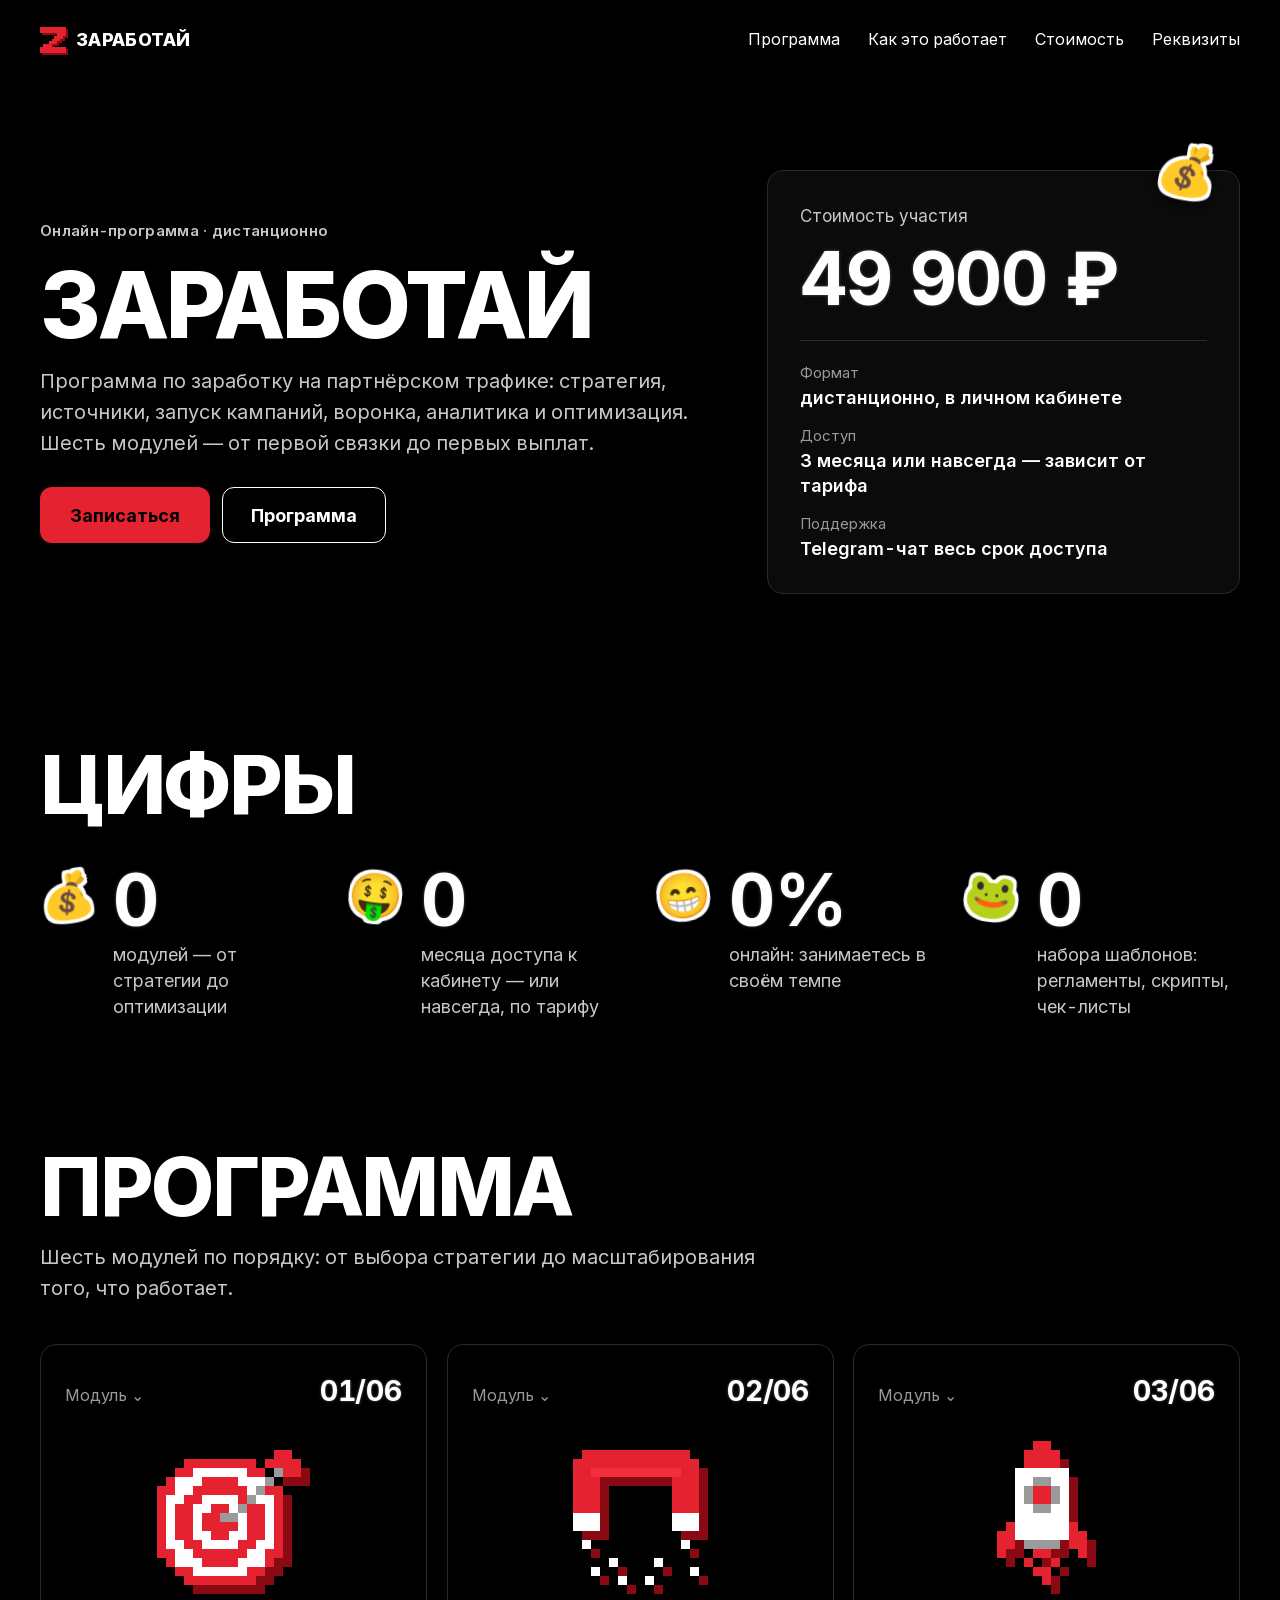
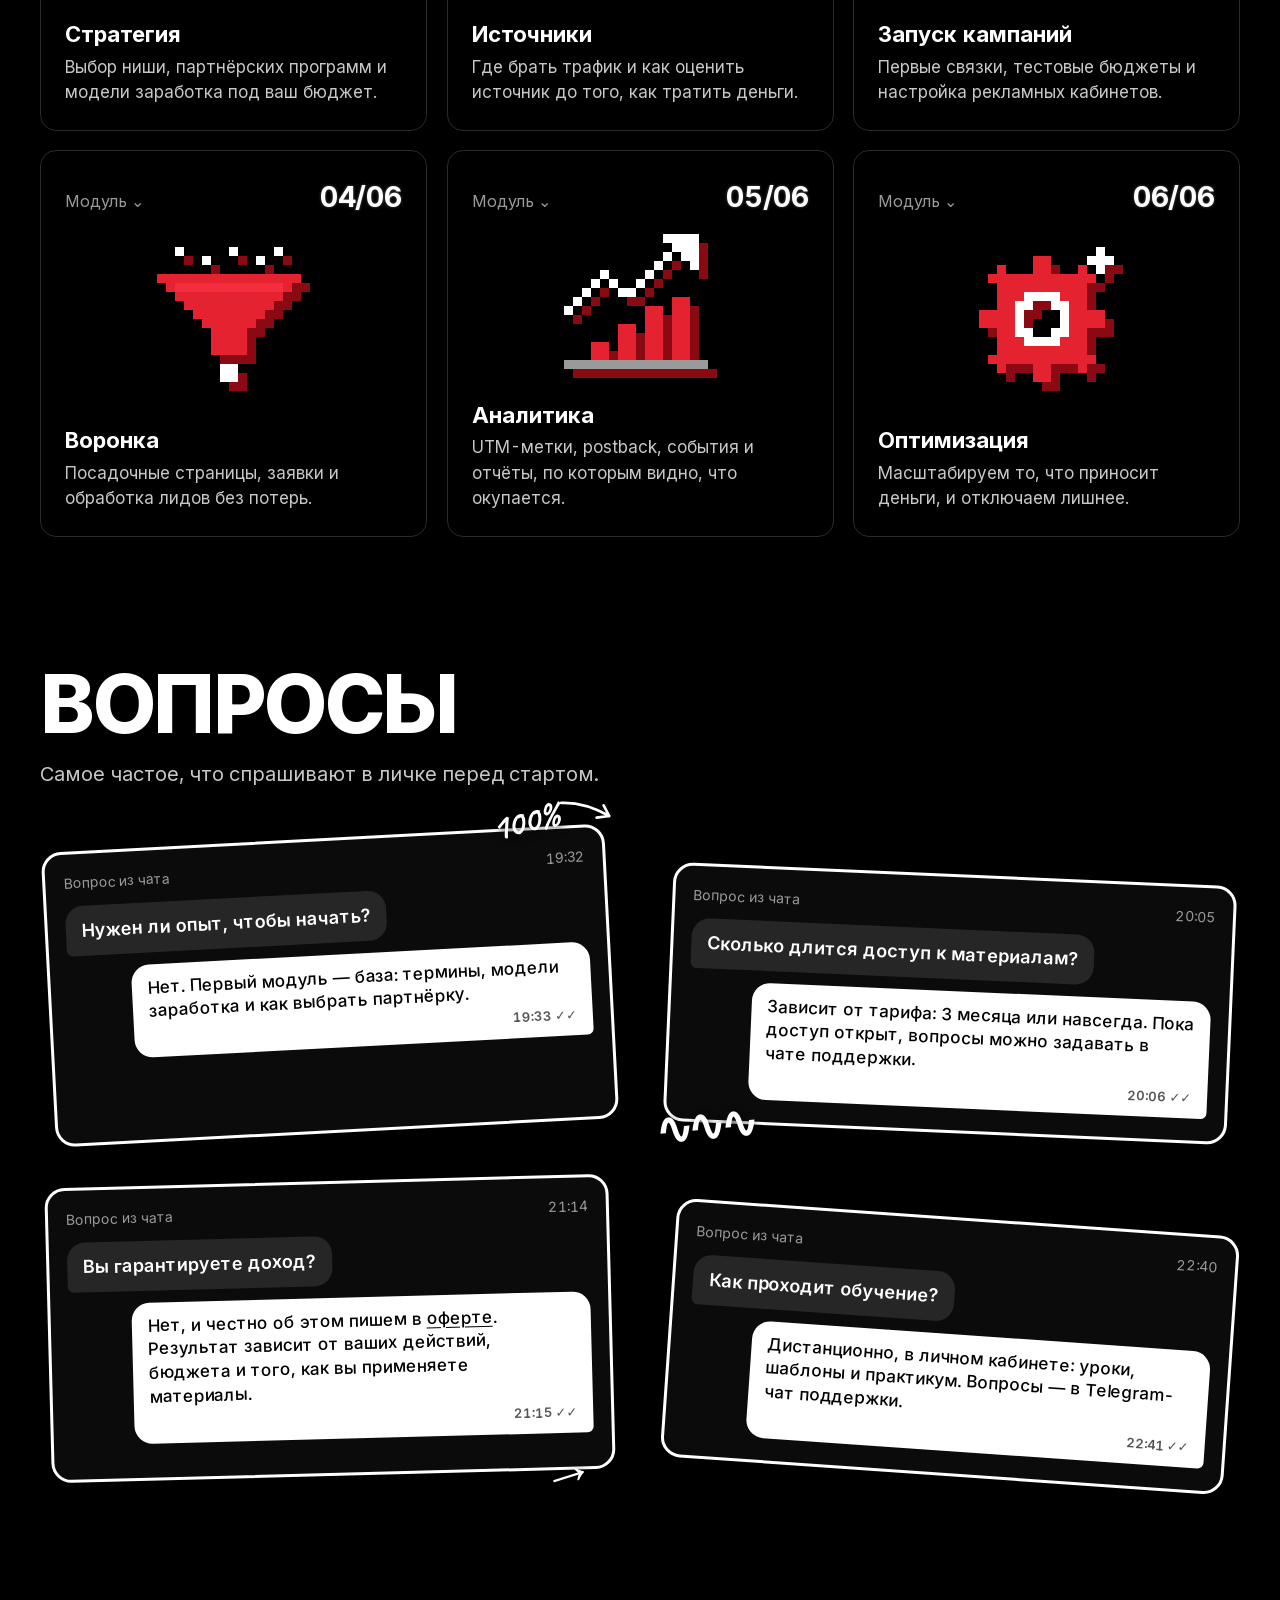
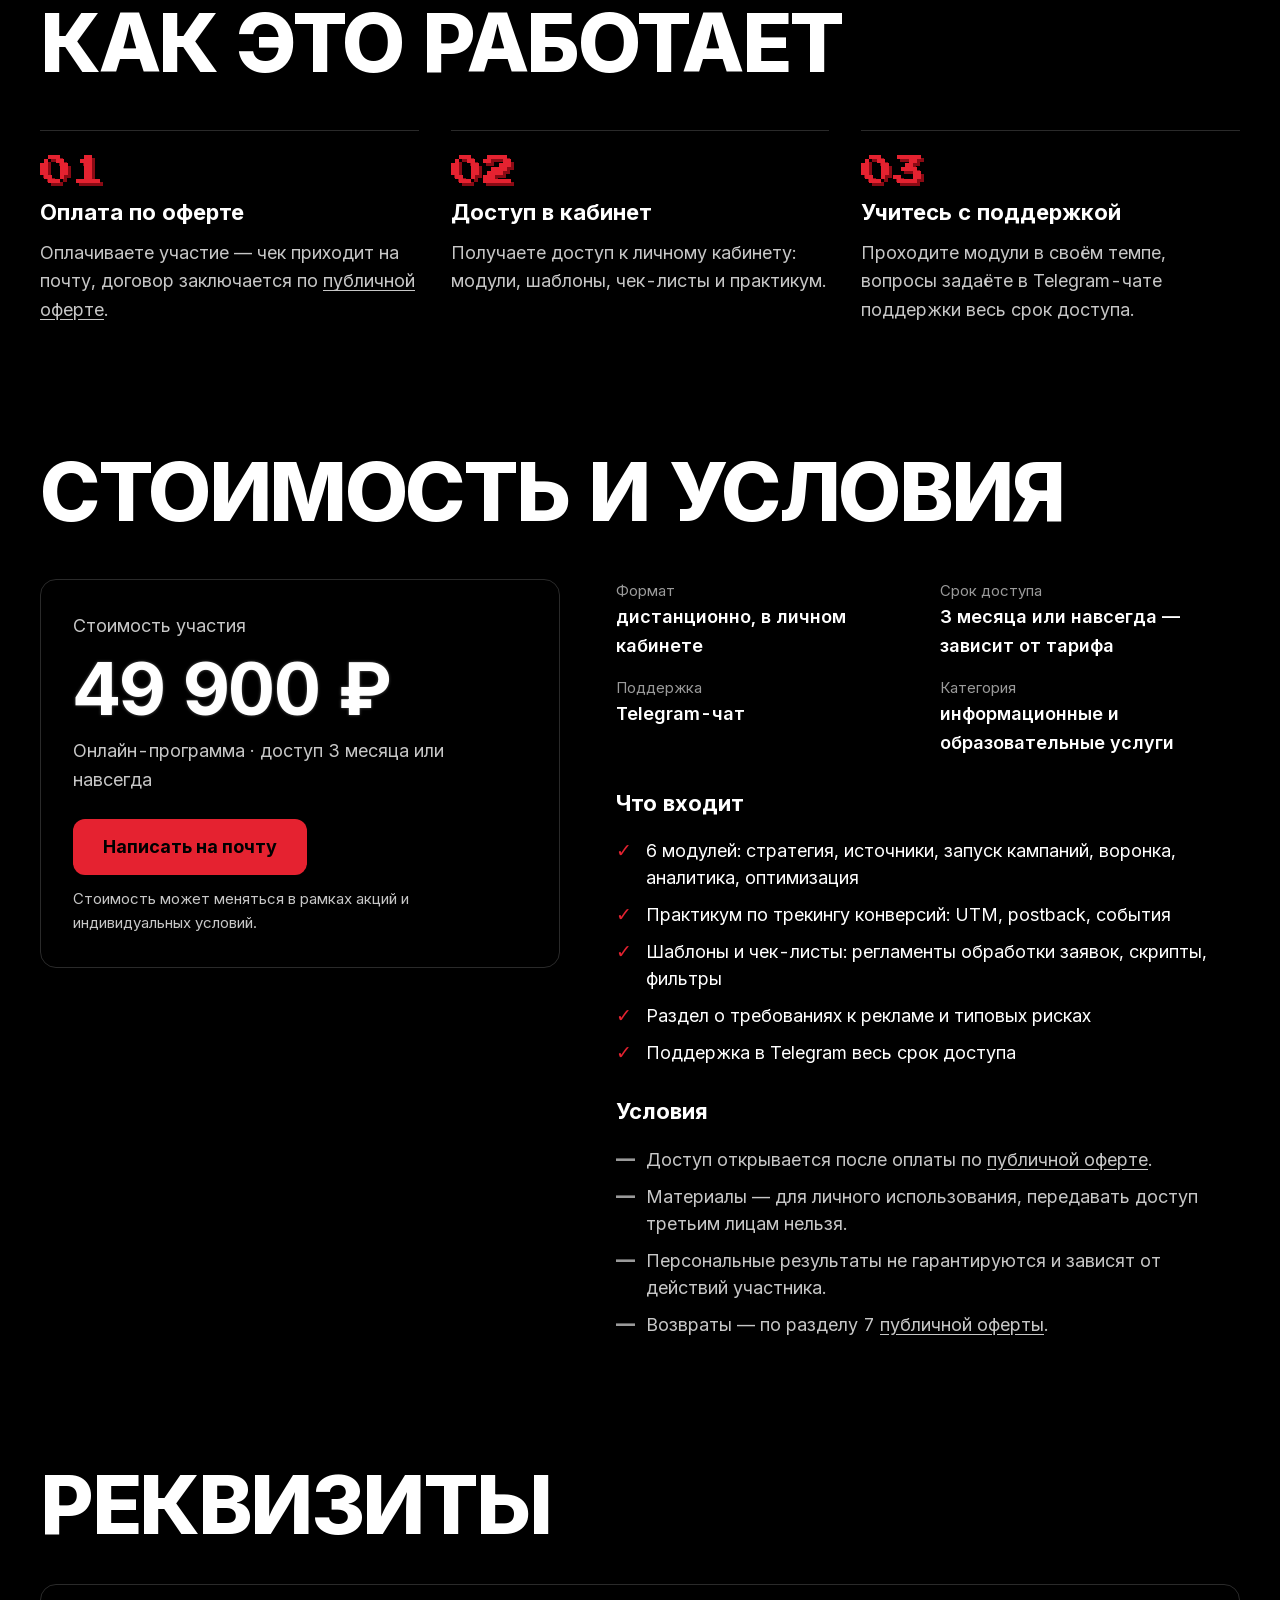
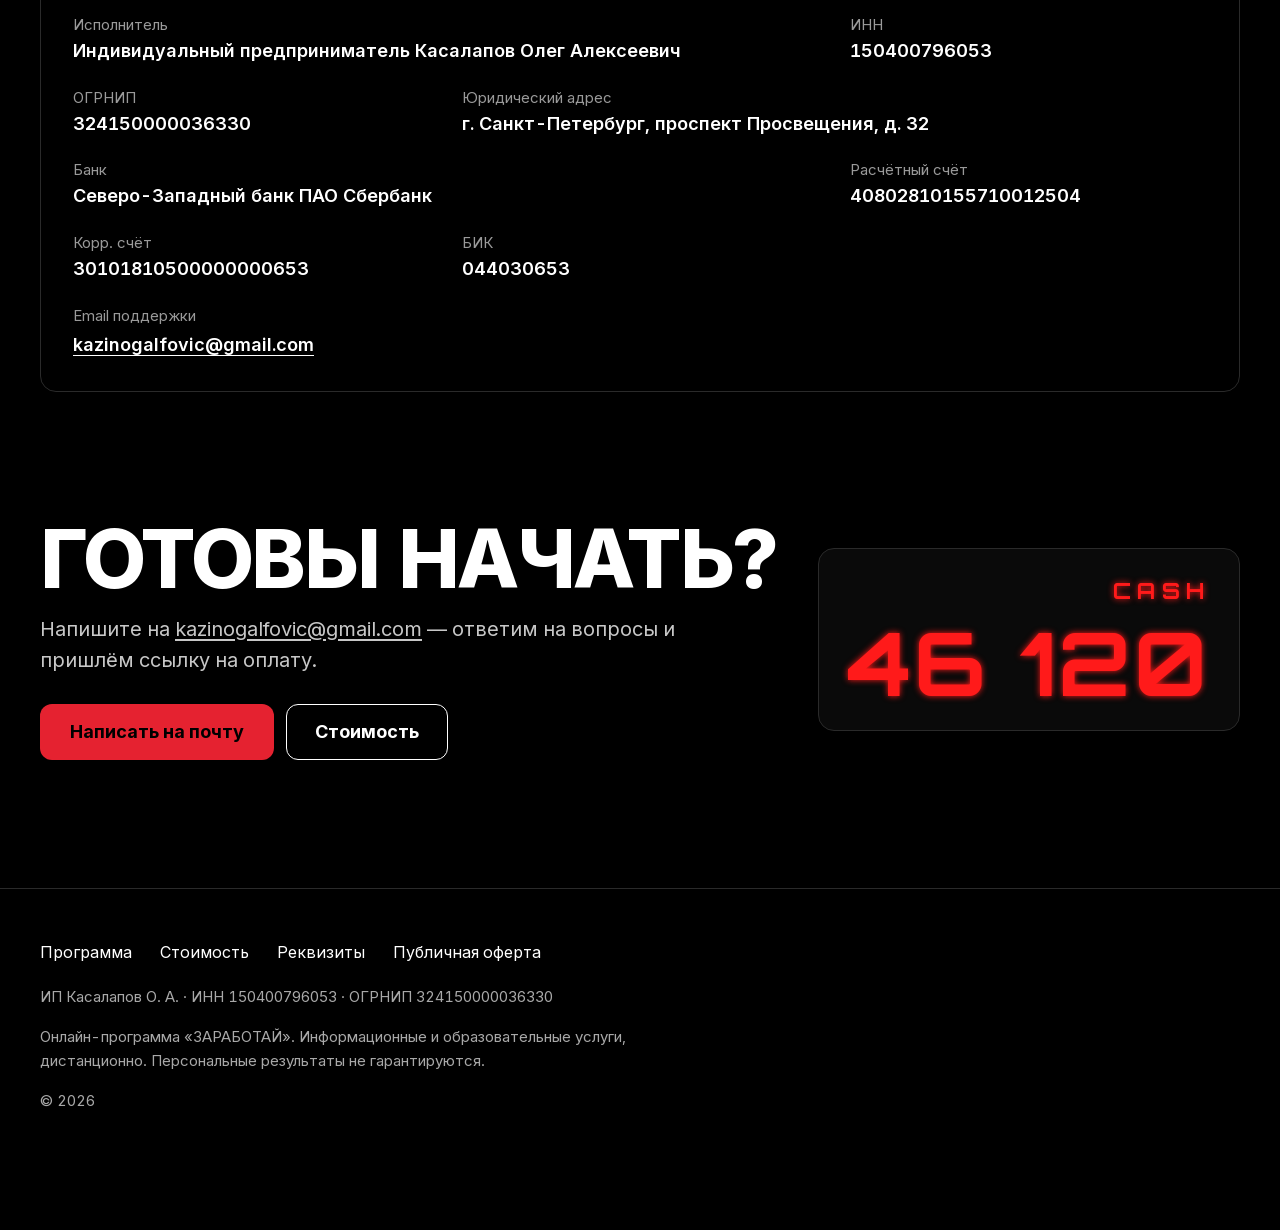
<file: index.html>
<!doctype html>
<html lang="ru">
<head>
<meta charset="utf-8">
<meta name="viewport" content="width=device-width, initial-scale=1">
<title>ЗАРАБОТАЙ — онлайн-программа по заработку на партнёрском трафике</title>
<meta name="description" content="Онлайн-программа «ЗАРАБОТАЙ»: 6 модулей от стратегии до оптимизации, шаблоны, практикум по трекингу и поддержка в Telegram. Дистанционно, доступ 3 месяца или навсегда — по тарифу.">
<meta name="theme-color" content="#000000">
<meta name="robots" content="noindex, nofollow">
<meta name="format-detection" content="telephone=no">
<link rel="icon" href="favicon.svg" type="image/svg+xml">
<link rel="preload" href="fonts/inter-cyrillic.woff2" as="font" type="font/woff2" crossorigin>
<link rel="preload" href="fonts/inter-latin.woff2" as="font" type="font/woff2" crossorigin>
<link rel="stylesheet" href="css/fonts.css">
<link rel="stylesheet" href="css/style.css">
</head>
<body>
<a class="skip" href="#main">Перейти к содержанию</a>

<header class="top wrap">
  <a class="brand" href="#main" aria-label="ЗАРАБОТАЙ — в начало">
    <svg class="brand__z" viewBox="0 0 9 9" aria-hidden="true" focusable="false" shape-rendering="crispEdges"><path fill="currentColor" d="M0 0h9v2H0zM6 2h3v1H6zM5 3h3v1H5zM4 4h3v1H4zM3 5h3v1H3zM1 6h3v1H1zM0 7h9v2H0z"/></svg>
    <span class="brand__name">ЗАРАБОТАЙ</span>
  </a>
  <nav class="nav" aria-label="Разделы">
    <ul role="list">
      <li><a href="#program">Программа</a></li>
      <li><a href="#how">Как это работает</a></li>
      <li><a href="#price">Стоимость</a></li>
      <li><a href="#requisites">Реквизиты</a></li>
    </ul>
  </nav>
</header>

<main id="main" tabindex="-1">

  <!-- ═══ Первый экран ═══ -->
  <section class="hero wrap" aria-labelledby="hero-title">
    <div class="hero__main">
      <p class="eyebrow">Онлайн-программа · дистанционно</p>
      <h1 id="hero-title" class="hero__title">ЗАРАБОТАЙ</h1>
      <p class="hero__lede">Программа по заработку на партнёрском трафике: стратегия, источники, запуск кампаний, воронка, аналитика и оптимизация. Шесть модулей — от первой связки до первых выплат.</p>
      <div class="btns">
        <a class="btn btn--red" href="#price">Записаться</a>
        <a class="btn btn--ghost" href="#program">Программа</a>
      </div>
    </div>
    <div class="summary">
      <span class="sticker summary__sticker" aria-hidden="true">💰</span>
      <p class="summary__cap">Стоимость участия</p>
      <p class="summary__sum"><span aria-hidden="true">49&nbsp;900&nbsp;₽</span><span class="sr-only">49900 рублей</span></p>
      <dl class="summary__facts">
        <div><dt>Формат</dt><dd>дистанционно, в личном кабинете</dd></div>
        <div><dt>Доступ</dt><dd>3 месяца или навсегда — зависит от тарифа</dd></div>
        <div><dt>Поддержка</dt><dd>Telegram-чат весь срок доступа</dd></div>
      </dl>
    </div>
  </section>

  <!-- ═══ Цифры ═══ -->
  <section class="section wrap" id="facts" aria-labelledby="facts-title">
    <h2 class="h2" id="facts-title">Цифры</h2>
    <ul class="facts" role="list">
      <li class="fact">
        <span class="sticker" aria-hidden="true">💰</span>
        <p class="fact__body">
          <span class="fact__num" aria-hidden="true" data-count="6">6</span>
          <span class="sr-only">6</span>
          <span class="fact__cap">модулей — от стратегии до оптимизации</span>
        </p>
      </li>
      <li class="fact">
        <span class="sticker" aria-hidden="true">🤑</span>
        <p class="fact__body">
          <span class="fact__num" aria-hidden="true" data-count="3">3</span>
          <span class="sr-only">3</span>
          <span class="fact__cap">месяца доступа к кабинету — или навсегда, по тарифу</span>
        </p>
      </li>
      <li class="fact">
        <span class="sticker" aria-hidden="true">😁</span>
        <p class="fact__body">
          <span class="fact__num" aria-hidden="true" data-count="100" data-suffix="%">100%</span>
          <span class="sr-only">100%</span>
          <span class="fact__cap">онлайн: занимаетесь в своём темпе</span>
        </p>
      </li>
      <li class="fact">
        <span class="sticker sticker--frog" aria-hidden="true">🐸</span>
        <p class="fact__body">
          <span class="fact__num" aria-hidden="true" data-count="3">3</span>
          <span class="sr-only">3</span>
          <span class="fact__cap">набора шаблонов: регламенты, скрипты, чек-листы</span>
        </p>
      </li>
    </ul>
  </section>

  <!-- ═══ Программа ═══ -->
  <section class="section wrap" id="program" aria-labelledby="program-title">
    <h2 class="h2" id="program-title">Программа</h2>
    <p class="lede">Шесть модулей по порядку: от выбора стратегии до масштабирования того, что работает.</p>
    <ol class="cards" role="list">
      <li class="card">
        <p class="card__top" aria-hidden="true"><small>Модуль ⌄</small><b>01/06</b></p>
        <svg class="card__art" viewBox="0 0 17 17" aria-hidden="true" focusable="false" shape-rendering="crispEdges"><path fill="#8A0A14" d="M14 2h2v1h-2zM4 3h8v1h-8zM13 3h4v1h-4zM3 4h10v1h-10zM14 4h3v1h-3zM2 5h12v1h-12zM1 6h14v1h-14zM1 7h14v1h-14zM1 8h14v1h-14zM1 9h14v1h-14zM1 10h14v1h-14zM1 11h14v1h-14zM1 12h14v1h-14zM1 13h14v1h-14zM2 14h12v1h-12zM3 15h10v1h-10zM4 16h8v1h-8z"/><path fill="#E52230" d="M13 1h2v1h-2zM3 2h8v1h-8zM12 2h4v1h-4zM2 3h2v1h-2zM10 3h2v1h-2zM14 3h2v1h-2zM1 4h1v1h-1zM5 4h4v1h-4zM0 5h2v1h-2zM4 5h6v1h-6zM12 5h2v1h-2zM0 6h1v1h-1zM3 6h2v1h-2zM9 6h1v1h-1zM13 6h1v1h-1zM0 7h1v1h-1zM2 7h2v1h-2zM6 7h2v1h-2zM10 7h2v1h-2zM13 7h1v1h-1zM0 8h1v1h-1zM2 8h2v1h-2zM5 8h2v1h-2zM10 8h2v1h-2zM13 8h1v1h-1zM0 9h1v1h-1zM2 9h2v1h-2zM5 9h4v1h-4zM10 9h2v1h-2zM13 9h1v1h-1zM0 10h1v1h-1zM2 10h2v1h-2zM6 10h2v1h-2zM10 10h2v1h-2zM13 10h1v1h-1zM0 11h1v1h-1zM3 11h2v1h-2zM9 11h2v1h-2zM13 11h1v1h-1zM0 12h2v1h-2zM4 12h6v1h-6zM12 12h2v1h-2zM1 13h1v1h-1zM5 13h4v1h-4zM12 13h1v1h-1zM2 14h2v1h-2zM10 14h2v1h-2zM3 15h8v1h-8z"/><path fill="#fff" d="M4 3h6v1h-6zM2 4h3v1h-3zM9 4h3v1h-3zM2 5h2v1h-2zM10 5h1v1h-1zM1 6h2v1h-2zM5 6h4v1h-4zM11 6h2v1h-2zM1 7h1v1h-1zM4 7h2v1h-2zM8 7h1v1h-1zM12 7h1v1h-1zM1 8h1v1h-1zM4 8h1v1h-1zM9 8h1v1h-1zM12 8h1v1h-1zM1 9h1v1h-1zM4 9h1v1h-1zM9 9h1v1h-1zM12 9h1v1h-1zM1 10h1v1h-1zM4 10h2v1h-2zM8 10h2v1h-2zM12 10h1v1h-1zM1 11h2v1h-2zM5 11h4v1h-4zM11 11h2v1h-2zM2 12h2v1h-2zM10 12h2v1h-2zM2 13h3v1h-3zM9 13h3v1h-3zM4 14h6v1h-6z"/><path fill="#9A9A9A" d="M13 3h1v1h-1zM12 4h1v1h-1zM11 5h1v1h-1zM10 6h1v1h-1zM9 7h1v1h-1zM7 8h2v1h-2z"/></svg>
        <div class="card__bottom">
          <h3 class="h3">Стратегия</h3>
          <p>Выбор ниши, партнёрских программ и модели заработка под ваш бюджет.</p>
        </div>
      </li>
      <li class="card">
        <p class="card__top" aria-hidden="true"><small>Модуль ⌄</small><b>02/06</b></p>
        <svg class="card__art" viewBox="0 0 17 17" aria-hidden="true" focusable="false" shape-rendering="crispEdges"><path fill="#8A0A14" d="M3 2h12v1h-12zM2 3h14v1h-14zM2 4h14v1h-14zM2 5h3v1h-3zM13 5h3v1h-3zM2 6h3v1h-3zM13 6h3v1h-3zM2 7h3v1h-3zM13 7h3v1h-3zM2 8h3v1h-3zM13 8h3v1h-3zM2 9h3v1h-3zM13 9h3v1h-3zM2 10h3v1h-3zM13 10h3v1h-3zM3 12h1v1h-1zM14 12h1v1h-1zM6 14h1v1h-1zM11 14h1v1h-1zM4 15h1v1h-1zM15 15h1v1h-1zM7 16h1v1h-1zM10 16h1v1h-1z"/><path fill="#E52230" d="M2 1h12v1h-12zM1 2h14v1h-14zM1 3h2v1h-2zM13 3h2v1h-2zM1 4h3v1h-3zM12 4h3v1h-3zM1 5h3v1h-3zM12 5h3v1h-3zM1 6h3v1h-3zM12 6h3v1h-3zM1 7h3v1h-3zM12 7h3v1h-3z"/><path fill="#fff" d="M1 8h3v1h-3zM12 8h3v1h-3zM1 9h3v1h-3zM12 9h3v1h-3zM2 11h1v1h-1zM13 11h1v1h-1zM5 13h1v1h-1zM10 13h1v1h-1zM3 14h1v1h-1zM14 14h1v1h-1zM6 15h1v1h-1zM9 15h1v1h-1z"/><path fill="#F42E3F" d="M3 3h10v1h-10z"/></svg>
        <div class="card__bottom">
          <h3 class="h3">Источники</h3>
          <p>Где брать трафик и как оценить источник до того, как тратить деньги.</p>
        </div>
      </li>
      <li class="card">
        <p class="card__top" aria-hidden="true"><small>Модуль ⌄</small><b>03/06</b></p>
        <svg class="card__art" viewBox="0 0 17 17" aria-hidden="true" focusable="false" shape-rendering="crispEdges"><path fill="#8A0A14" d="M8 1h2v1h-2zM7 2h4v1h-4zM7 3h4v1h-4zM6 4h6v1h-6zM6 5h6v1h-6zM6 6h6v1h-6zM6 7h6v1h-6zM6 8h6v1h-6zM6 9h6v1h-6zM5 10h8v1h-8zM4 11h10v1h-10zM4 12h2v1h-2zM7 12h4v1h-4zM12 12h2v1h-2zM4 13h1v1h-1zM8 13h2v1h-2zM13 13h1v1h-1zM7 14h1v1h-1zM10 14h1v1h-1zM8 15h2v1h-2zM9 16h1v1h-1z"/><path fill="#E52230" d="M7 0h2v1h-2zM6 1h4v1h-4zM6 2h4v1h-4zM7 5h2v1h-2zM7 6h2v1h-2zM4 9h1v1h-1zM11 9h1v1h-1zM3 10h2v1h-2zM11 10h2v1h-2zM3 11h2v1h-2zM11 11h2v1h-2zM3 12h1v1h-1zM7 12h2v1h-2zM12 12h1v1h-1zM6 13h1v1h-1zM9 13h1v1h-1zM7 14h2v1h-2zM8 15h1v1h-1z"/><path fill="#fff" d="M5 3h6v1h-6zM5 4h2v1h-2zM9 4h2v1h-2zM5 5h1v1h-1zM10 5h1v1h-1zM5 6h1v1h-1zM10 6h1v1h-1zM5 7h2v1h-2zM9 7h2v1h-2zM5 8h6v1h-6zM5 9h6v1h-6zM5 10h6v1h-6z"/><path fill="#9A9A9A" d="M7 4h2v1h-2zM6 5h1v1h-1zM9 5h1v1h-1zM6 6h1v1h-1zM9 6h1v1h-1zM7 7h2v1h-2zM6 11h4v1h-4z"/></svg>
        <div class="card__bottom">
          <h3 class="h3">Запуск кампаний</h3>
          <p>Первые связки, тестовые бюджеты и настройка рекламных кабинетов.</p>
        </div>
      </li>
      <li class="card">
        <p class="card__top" aria-hidden="true"><small>Модуль ⌄</small><b>04/06</b></p>
        <svg class="card__art" viewBox="0 0 17 17" aria-hidden="true" focusable="false" shape-rendering="crispEdges"><path fill="#8A0A14" d="M3 1h1v1h-1zM9 1h1v1h-1zM14 1h1v1h-1zM6 2h1v1h-1zM12 2h1v1h-1zM1 4h16v1h-16zM2 5h14v1h-14zM3 6h12v1h-12zM4 7h10v1h-10zM5 8h8v1h-8zM6 9h6v1h-6zM7 10h4v1h-4zM7 11h4v1h-4zM7 12h4v1h-4zM8 14h2v1h-2zM8 15h2v1h-2z"/><path fill="#E52230" d="M0 3h16v1h-16zM1 4h1v1h-1zM14 4h1v1h-1zM2 5h12v1h-12zM3 6h10v1h-10zM4 7h8v1h-8zM5 8h6v1h-6zM6 9h4v1h-4zM6 10h4v1h-4zM6 11h4v1h-4z"/><path fill="#fff" d="M2 0h1v1h-1zM8 0h1v1h-1zM13 0h1v1h-1zM5 1h1v1h-1zM11 1h1v1h-1zM7 13h2v1h-2zM7 14h2v1h-2z"/><path fill="#F42E3F" d="M2 4h12v1h-12z"/></svg>
        <div class="card__bottom">
          <h3 class="h3">Воронка</h3>
          <p>Посадочные страницы, заявки и обработка лидов без потерь.</p>
        </div>
      </li>
      <li class="card">
        <p class="card__top" aria-hidden="true"><small>Модуль ⌄</small><b>05/06</b></p>
        <svg class="card__art" viewBox="0 0 17 17" aria-hidden="true" focusable="false" shape-rendering="crispEdges"><path fill="#8A0A14" d="M12 1h4v1h-4zM13 2h3v1h-3zM12 3h1v1h-1zM14 3h2v1h-2zM11 4h1v1h-1zM15 4h1v1h-1zM5 5h1v1h-1zM10 5h1v1h-1zM4 6h1v1h-1zM6 6h1v1h-1zM9 6h1v1h-1zM3 7h1v1h-1zM7 7h2v1h-2zM2 8h1v1h-1zM13 8h2v1h-2zM1 9h1v1h-1zM10 9h2v1h-2zM13 9h2v1h-2zM10 10h2v1h-2zM13 10h2v1h-2zM7 11h2v1h-2zM10 11h2v1h-2zM13 11h2v1h-2zM7 12h2v1h-2zM10 12h2v1h-2zM13 12h2v1h-2zM4 13h2v1h-2zM7 13h2v1h-2zM10 13h2v1h-2zM13 13h2v1h-2zM4 14h2v1h-2zM7 14h2v1h-2zM10 14h2v1h-2zM13 14h2v1h-2zM1 15h16v1h-16z"/><path fill="#E52230" d="M12 7h2v1h-2zM9 8h2v1h-2zM12 8h2v1h-2zM9 9h2v1h-2zM12 9h2v1h-2zM6 10h2v1h-2zM9 10h2v1h-2zM12 10h2v1h-2zM6 11h2v1h-2zM9 11h2v1h-2zM12 11h2v1h-2zM3 12h2v1h-2zM6 12h2v1h-2zM9 12h2v1h-2zM12 12h2v1h-2zM3 13h2v1h-2zM6 13h2v1h-2zM9 13h2v1h-2zM12 13h2v1h-2z"/><path fill="#fff" d="M11 0h4v1h-4zM12 1h3v1h-3zM11 2h1v1h-1zM13 2h2v1h-2zM10 3h1v1h-1zM14 3h1v1h-1zM4 4h1v1h-1zM9 4h1v1h-1zM3 5h1v1h-1zM5 5h1v1h-1zM8 5h1v1h-1zM2 6h1v1h-1zM6 6h2v1h-2zM1 7h1v1h-1zM0 8h1v1h-1z"/><path fill="#9A9A9A" d="M0 14h16v1h-16z"/></svg>
        <div class="card__bottom">
          <h3 class="h3">Аналитика</h3>
          <p>UTM-метки, postback, события и отчёты, по которым видно, что окупается.</p>
        </div>
      </li>
      <li class="card">
        <p class="card__top" aria-hidden="true"><small>Модуль ⌄</small><b>06/06</b></p>
        <svg class="card__art" viewBox="0 0 17 17" aria-hidden="true" focusable="false" shape-rendering="crispEdges"><path fill="#8A0A14" d="M15 1h1v1h-1zM8 2h2v1h-2zM14 2h3v1h-3zM4 3h1v1h-1zM8 3h2v1h-2zM13 3h1v1h-1zM15 3h1v1h-1zM3 4h12v1h-12zM4 5h10v1h-10zM4 6h10v1h-10zM4 7h4v1h-4zM10 7h4v1h-4zM2 8h5v1h-5zM11 8h5v1h-5zM2 9h5v1h-5zM11 9h5v1h-5zM4 10h4v1h-4zM10 10h4v1h-4zM4 11h10v1h-10zM4 12h10v1h-10zM3 13h12v1h-12zM4 14h1v1h-1zM8 14h2v1h-2zM13 14h1v1h-1zM8 15h2v1h-2z"/><path fill="#E52230" d="M7 1h2v1h-2zM3 2h1v1h-1zM7 2h2v1h-2zM12 2h1v1h-1zM2 3h12v1h-12zM3 4h10v1h-10zM3 5h3v1h-3zM10 5h3v1h-3zM3 6h2v1h-2zM11 6h2v1h-2zM1 7h4v1h-4zM11 7h4v1h-4zM1 8h4v1h-4zM11 8h4v1h-4zM3 9h2v1h-2zM11 9h2v1h-2zM3 10h3v1h-3zM10 10h3v1h-3zM3 11h10v1h-10zM2 12h12v1h-12zM3 13h1v1h-1zM7 13h2v1h-2zM12 13h1v1h-1zM7 14h2v1h-2z"/><path fill="#fff" d="M14 0h1v1h-1zM13 1h3v1h-3zM14 2h1v1h-1zM6 5h4v1h-4zM5 6h2v1h-2zM9 6h2v1h-2zM5 7h1v1h-1zM10 7h1v1h-1zM5 8h1v1h-1zM10 8h1v1h-1zM5 9h2v1h-2zM9 9h2v1h-2zM6 10h4v1h-4z"/></svg>
        <div class="card__bottom">
          <h3 class="h3">Оптимизация</h3>
          <p>Масштабируем то, что приносит деньги, и отключаем лишнее.</p>
        </div>
      </li>
    </ol>
  </section>

  <!-- ═══ Вопросы — вырезки из чата ═══ -->
  <section class="section wrap" id="faq" aria-labelledby="faq-title">
    <h2 class="h2" id="faq-title">Вопросы</h2>
    <p class="lede">Самое частое, что спрашивают в личке перед стартом.</p>
    <div class="chat-wall">
      <div class="qa" style="--rot:-3deg">
        <p class="qa__head" aria-hidden="true"><span>Вопрос из чата</span><span>19:32</span></p>
        <h3 class="bubble bubble--in">Нужен ли опыт, чтобы начать?</h3>
        <div class="bubble bubble--out">
          <p>Нет. Первый модуль — база: термины, модели заработка и как выбрать партнёрку.</p>
          <span class="bubble__meta" aria-hidden="true">19:33 ✓✓</span>
        </div>
        <span class="note note--a" aria-hidden="true">100%<svg viewBox="0 0 60 40"><path d="M4 6c18 4 34 14 48 28m0 0-14-2m14 2-3-13"/></svg></span>
      </div>
      <div class="qa" style="--rot:2.5deg">
        <p class="qa__head" aria-hidden="true"><span>Вопрос из чата</span><span>20:05</span></p>
        <h3 class="bubble bubble--in">Сколько длится доступ к материалам?</h3>
        <div class="bubble bubble--out">
          <p>Зависит от тарифа: 3 месяца или навсегда. Пока доступ открыт, вопросы можно задавать в чате поддержки.</p>
          <span class="bubble__meta" aria-hidden="true">20:06 ✓✓</span>
        </div>
        <span class="note note--b" aria-hidden="true">∿∿∿</span>
      </div>
      <div class="qa" style="--rot:-1.5deg">
        <p class="qa__head" aria-hidden="true"><span>Вопрос из чата</span><span>21:14</span></p>
        <h3 class="bubble bubble--in">Вы гарантируете доход?</h3>
        <div class="bubble bubble--out">
          <p>Нет, и честно об этом пишем в <a href="offer.html#s14">оферте</a>. Результат зависит от ваших действий, бюджета и того, как вы применяете материалы.</p>
          <span class="bubble__meta" aria-hidden="true">21:15 ✓✓</span>
        </div>
        <span class="note note--c" aria-hidden="true">→</span>
      </div>
      <div class="qa" style="--rot:4deg">
        <p class="qa__head" aria-hidden="true"><span>Вопрос из чата</span><span>22:40</span></p>
        <h3 class="bubble bubble--in">Как проходит обучение?</h3>
        <div class="bubble bubble--out">
          <p>Дистанционно, в личном кабинете: уроки, шаблоны и практикум. Вопросы — в Telegram-чат поддержки.</p>
          <span class="bubble__meta" aria-hidden="true">22:41 ✓✓</span>
        </div>
      </div>
    </div>
  </section>

  <!-- ═══ Как это работает ═══ -->
  <section class="section wrap" id="how" aria-labelledby="how-title">
    <h2 class="h2" id="how-title">Как это работает</h2>
    <ol class="steps" role="list">
      <li class="step">
        <span class="step__n" aria-hidden="true">01</span>
        <h3 class="h3">Оплата по оферте</h3>
        <p>Оплачиваете участие — чек приходит на почту, договор заключается по <a href="offer.html">публичной оферте</a>.</p>
      </li>
      <li class="step">
        <span class="step__n" aria-hidden="true">02</span>
        <h3 class="h3">Доступ в кабинет</h3>
        <p>Получаете доступ к личному кабинету: модули, шаблоны, чек-листы и практикум.</p>
      </li>
      <li class="step">
        <span class="step__n" aria-hidden="true">03</span>
        <h3 class="h3">Учитесь с поддержкой</h3>
        <p>Проходите модули в своём темпе, вопросы задаёте в Telegram-чате поддержки весь срок доступа.</p>
      </li>
    </ol>
  </section>

  <!-- ═══ Стоимость и условия ═══ -->
  <section class="section wrap" id="price" aria-labelledby="price-title">
    <h2 class="h2" id="price-title">Стоимость и условия</h2>
    <div class="price">
      <div class="price__card">
        <p class="price__cap">Стоимость участия</p>
        <p class="price__sum"><span aria-hidden="true">49&nbsp;900&nbsp;₽</span><span class="sr-only">49900 рублей</span></p>
        <p class="price__cap">Онлайн-программа · доступ 3 месяца или навсегда</p>
        <a class="btn btn--red" href="mailto:kazinogalfovic@gmail.com">Написать на почту</a>
        <p class="price__note">Стоимость может меняться в рамках акций и индивидуальных условий.</p>
      </div>
      <div class="price__info">
        <dl class="terms">
          <div><dt>Формат</dt><dd>дистанционно, в личном кабинете</dd></div>
          <div><dt>Срок доступа</dt><dd>3 месяца или навсегда — зависит от тарифа</dd></div>
          <div><dt>Поддержка</dt><dd>Telegram-чат</dd></div>
          <div><dt>Категория</dt><dd>информационные и образовательные услуги</dd></div>
        </dl>
        <h3 class="h3">Что входит</h3>
        <ul class="ticks" role="list">
          <li>6 модулей: стратегия, источники, запуск кампаний, воронка, аналитика, оптимизация</li>
          <li>Практикум по трекингу конверсий: UTM, postback, события</li>
          <li>Шаблоны и чек-листы: регламенты обработки заявок, скрипты, фильтры</li>
          <li>Раздел о требованиях к рекламе и типовых рисках</li>
          <li>Поддержка в Telegram весь срок доступа</li>
        </ul>
        <h3 class="h3">Условия</h3>
        <ul class="ticks ticks--plain" role="list">
          <li>Доступ открывается после оплаты по <a href="offer.html">публичной оферте</a>.</li>
          <li>Материалы — для личного использования, передавать доступ третьим лицам нельзя.</li>
          <li>Персональные результаты не гарантируются и зависят от действий участника.</li>
          <li>Возвраты — по разделу 7 <a href="offer.html#s7">публичной оферты</a>.</li>
        </ul>
      </div>
    </div>
  </section>

  <!-- ═══ Реквизиты исполнителя (из карточки ИП от клиента) ═══ -->
  <section class="section wrap" id="requisites" aria-labelledby="req-title">
    <h2 class="h2" id="req-title">Реквизиты</h2>
    <dl class="req">
      <div class="req__wide"><dt>Исполнитель</dt><dd>Индивидуальный предприниматель Касалапов Олег Алексеевич</dd></div>
      <div><dt>ИНН</dt><dd>150400796053</dd></div>
      <div><dt>ОГРНИП</dt><dd>324150000036330</dd></div>
      <div class="req__wide"><dt>Юридический адрес</dt><dd>г. Санкт-Петербург, проспект Просвещения, д. 32</dd></div>
      <div class="req__wide"><dt>Банк</dt><dd>Северо-Западный банк ПАО Сбербанк</dd></div>
      <div><dt>Расчётный счёт</dt><dd>40802810155710012504</dd></div>
      <div><dt>Корр. счёт</dt><dd>30101810500000000653</dd></div>
      <div><dt>БИК</dt><dd>044030653</dd></div>
      <div class="req__wide"><dt>Email поддержки</dt><dd><a href="mailto:kazinogalfovic@gmail.com">kazinogalfovic@gmail.com</a></dd></div>
    </dl>
  </section>

  <!-- ═══ Финальный призыв ═══ -->
  <section class="section wrap cta" id="contacts" aria-labelledby="cta-title">
    <div class="cta__text">
      <h2 class="h2" id="cta-title">Готовы начать?</h2>
      <p class="lede">Напишите на <a href="mailto:kazinogalfovic@gmail.com">kazinogalfovic@gmail.com</a> — ответим на вопросы и пришлём ссылку на оплату.</p>
      <div class="btns">
        <a class="btn btn--red" href="mailto:kazinogalfovic@gmail.com">Написать на почту</a>
        <a class="btn btn--ghost" href="#price">Стоимость</a>
      </div>
    </div>
    <div class="led" aria-hidden="true">
      <span class="led__label">CASH</span>
      <span class="led__num" id="led" data-to="49900">49 900</span>
    </div>
  </section>
</main>

<footer class="foot wrap">
  <nav class="foot__nav" aria-label="Нижнее меню">
    <ul role="list">
      <li><a href="#program">Программа</a></li>
      <li><a href="#price">Стоимость</a></li>
      <li><a href="#requisites">Реквизиты</a></li>
      <li><a href="offer.html">Публичная оферта</a></li>
    </ul>
  </nav>
  <p class="foot__small">ИП Касалапов О.&nbsp;А. <span aria-hidden="true">·</span> ИНН 150400796053 <span aria-hidden="true">·</span> ОГРНИП 324150000036330</p>
  <p class="foot__small">Онлайн-программа «ЗАРАБОТАЙ». Информационные и образовательные услуги, дистанционно. Персональные результаты не гарантируются.</p>
  <p class="foot__small">© 2026</p>
</footer>

<script src="js/main.js"></script>
</body>
</html>
</file>
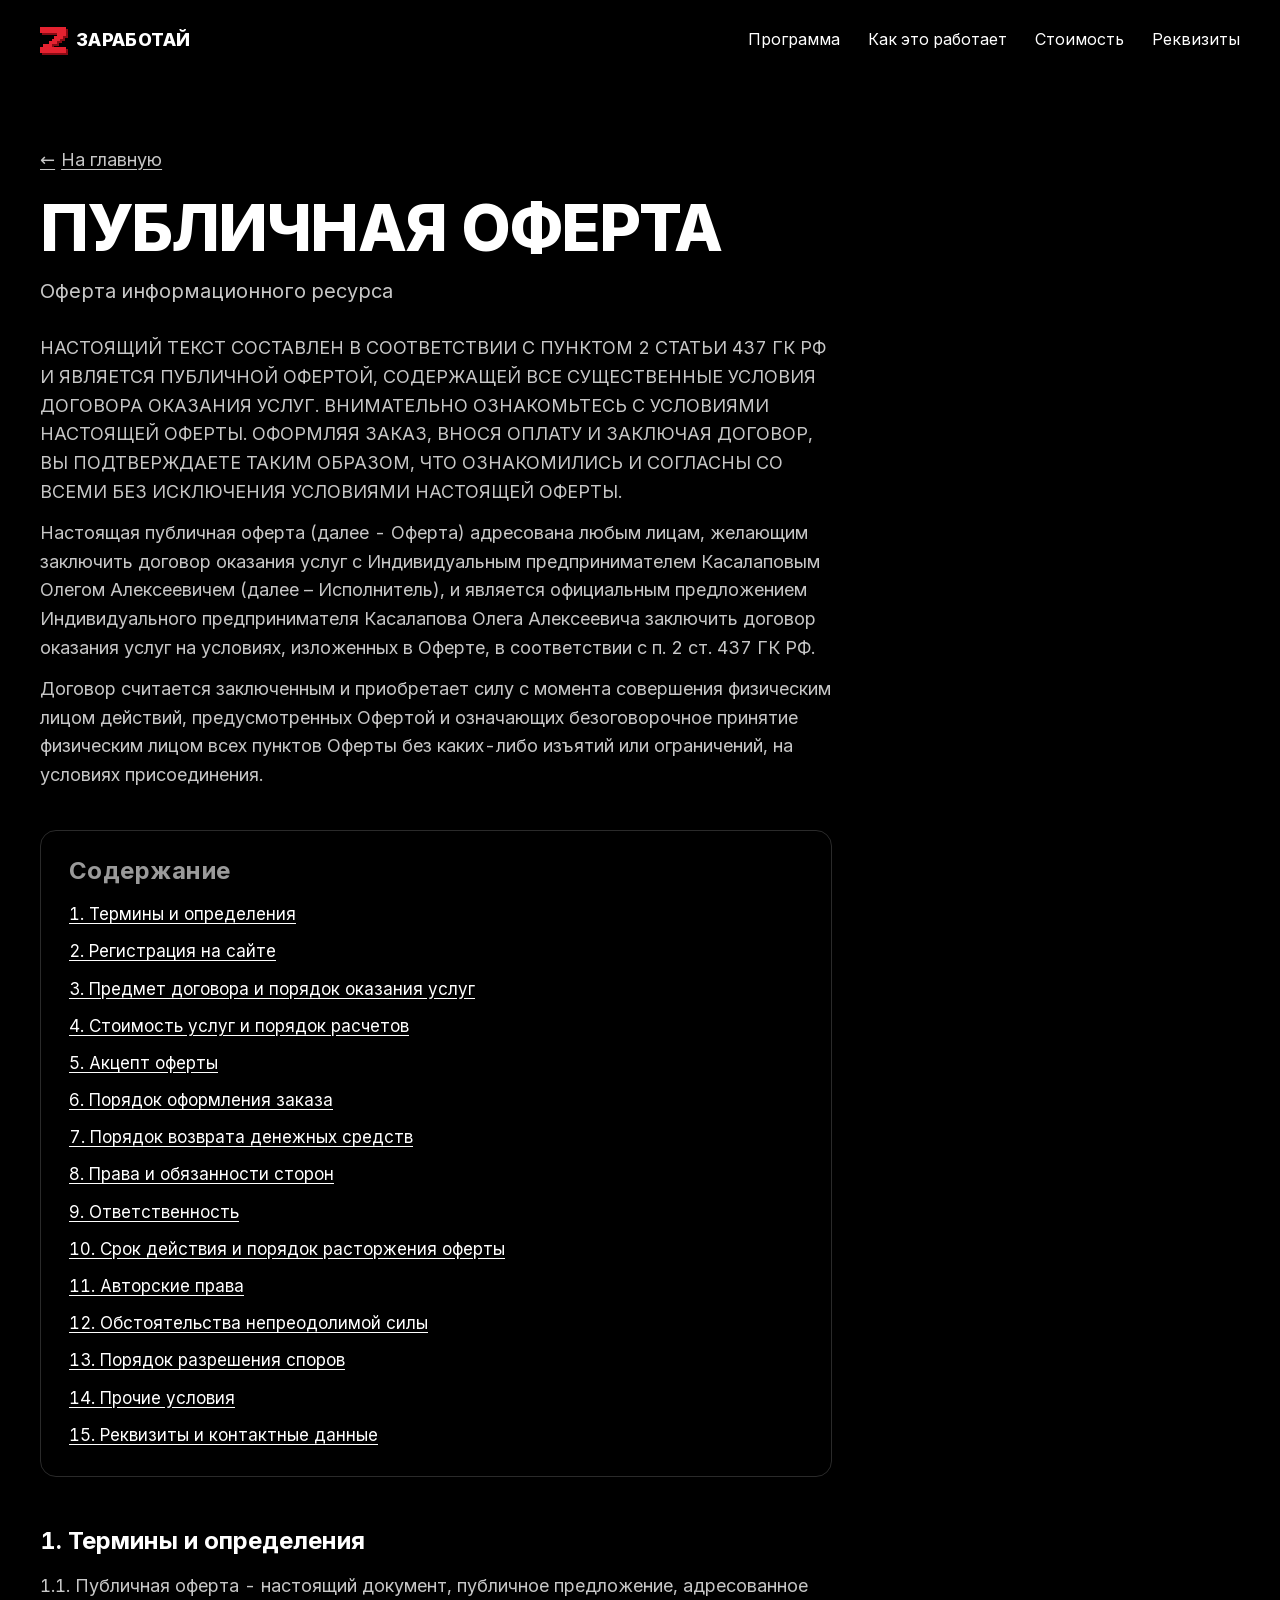
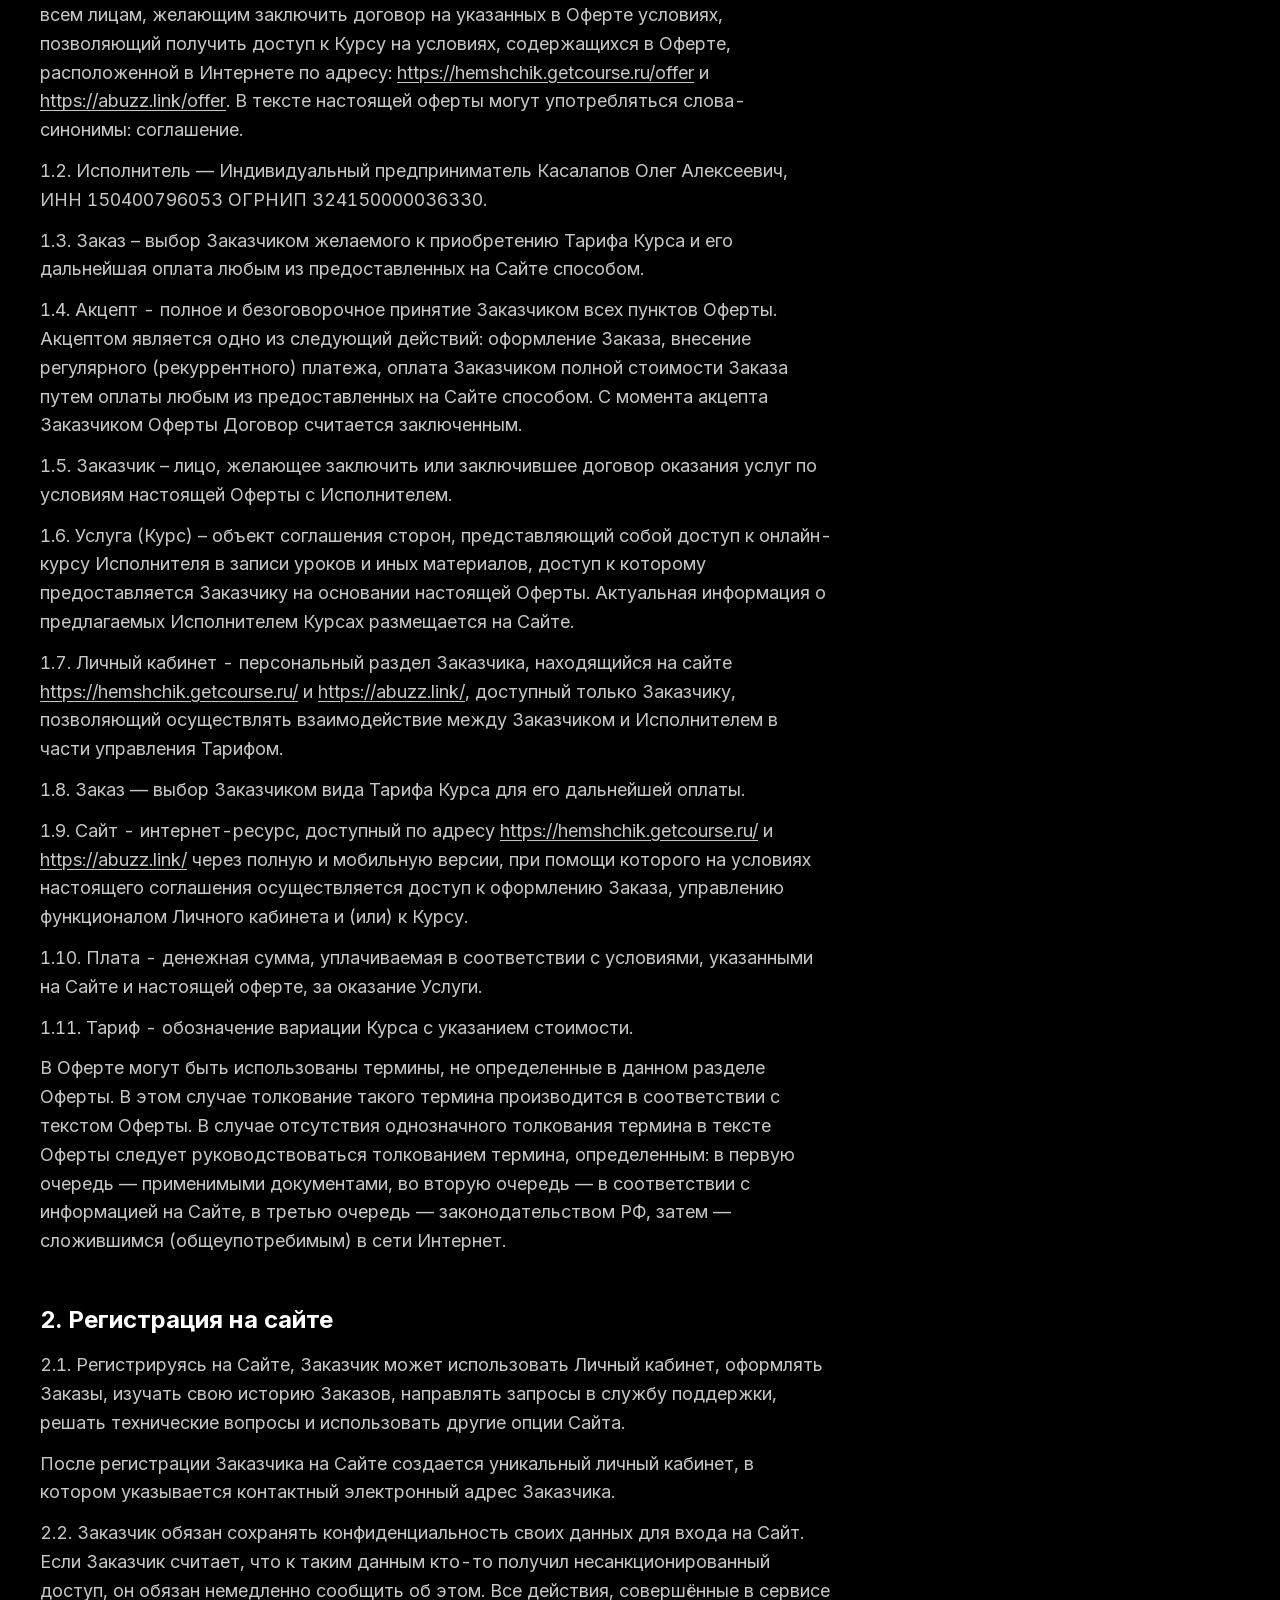
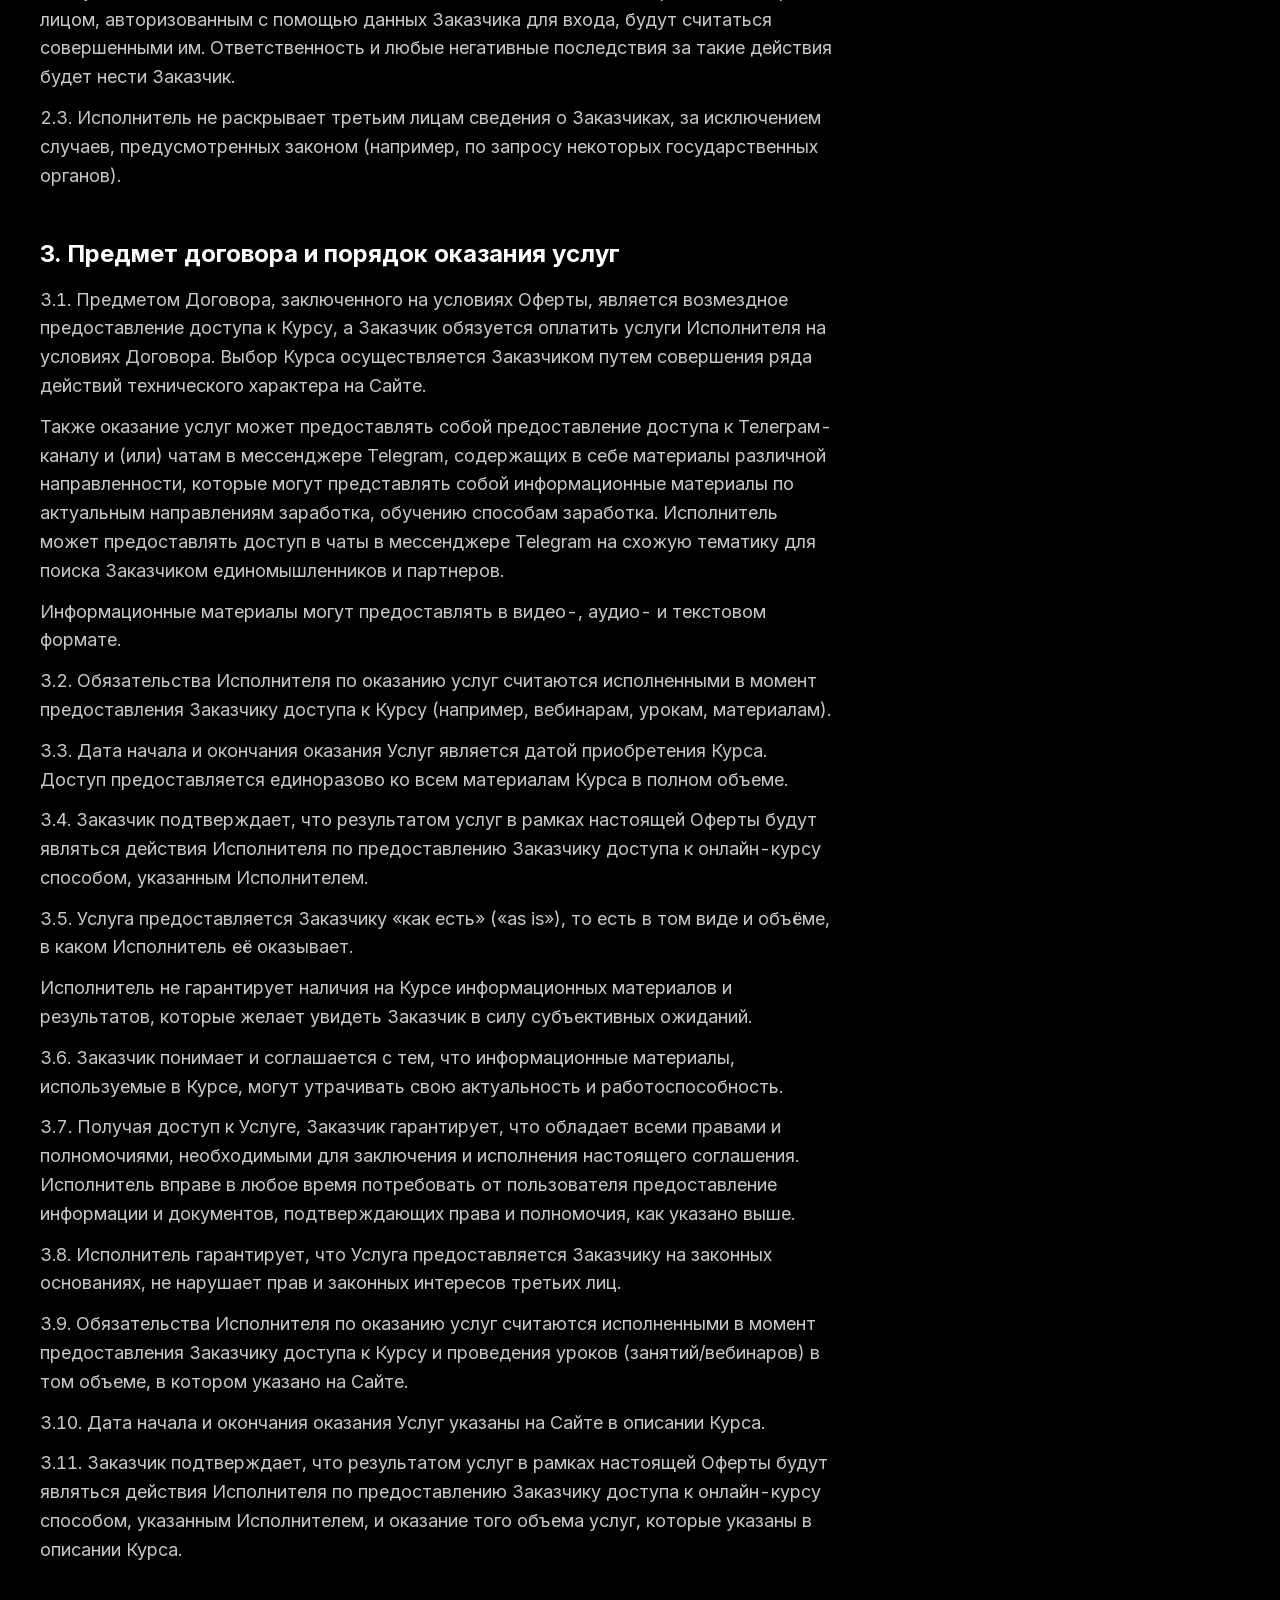
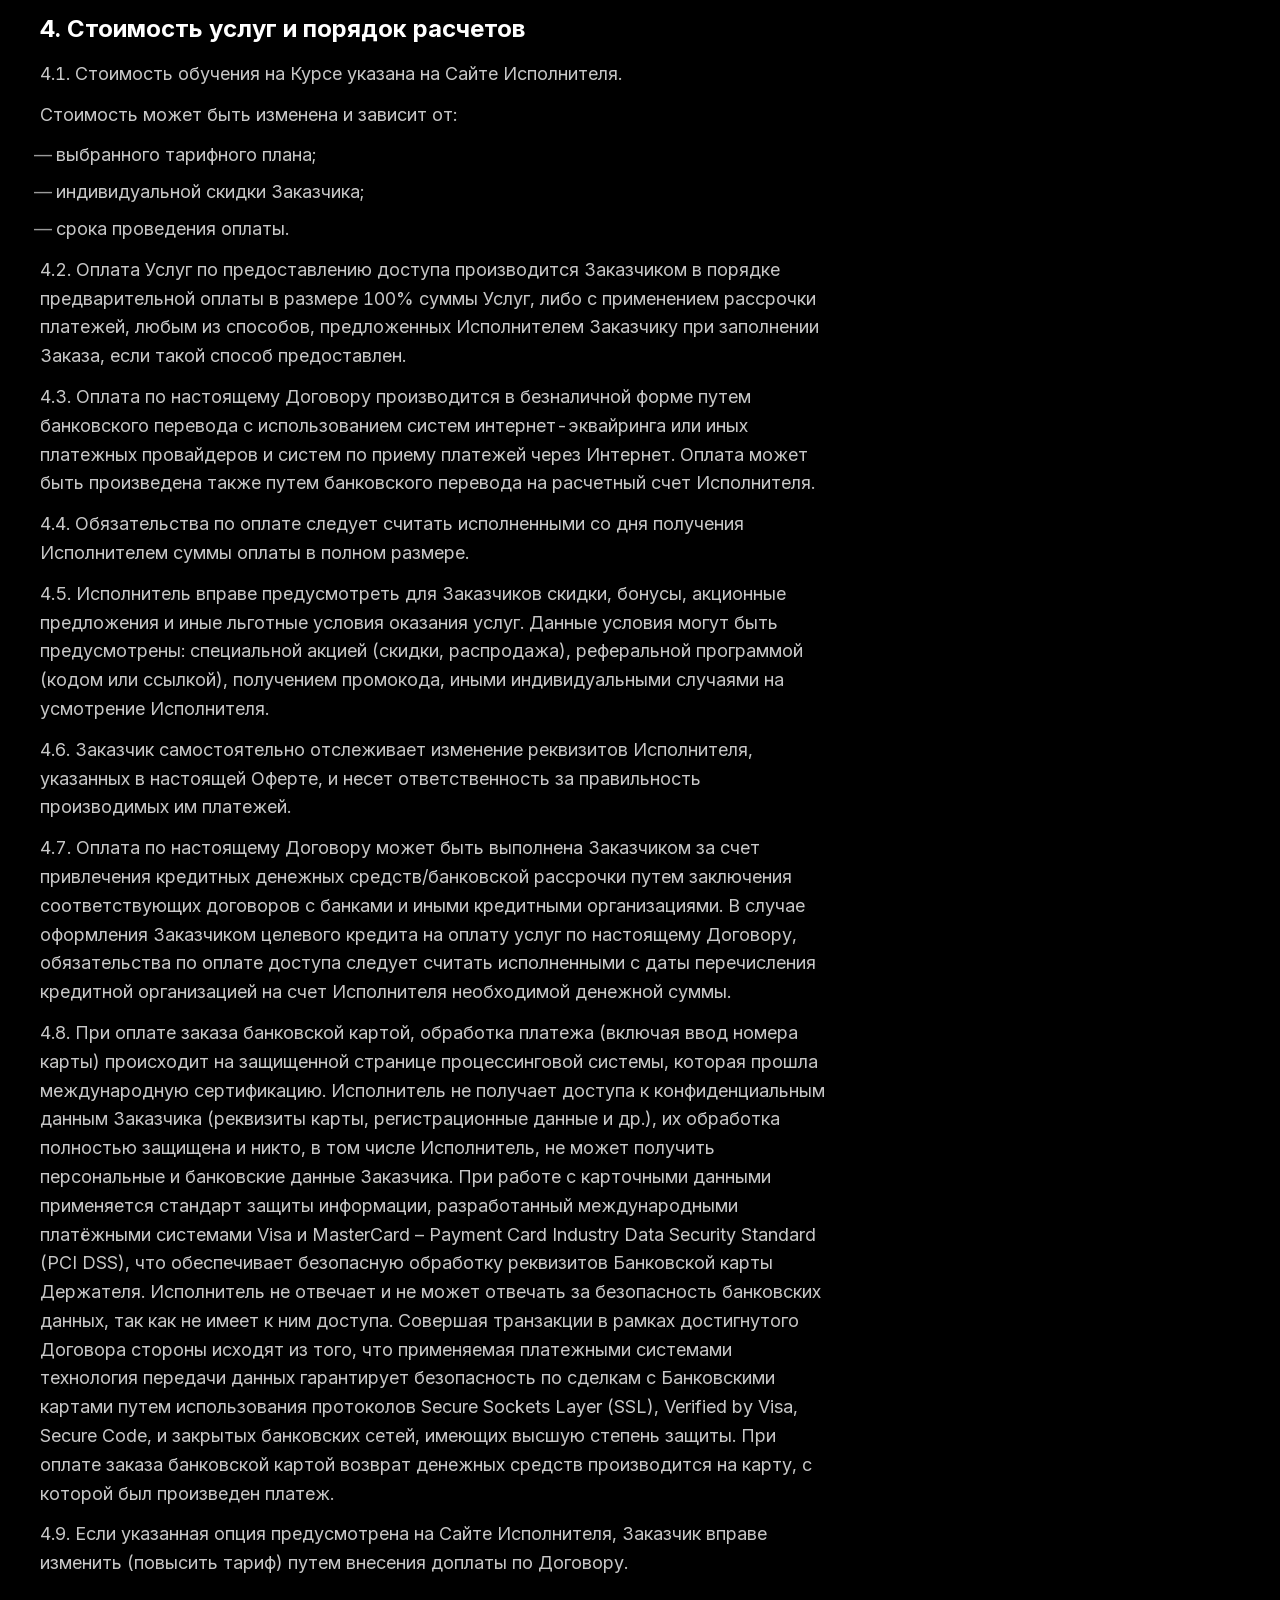
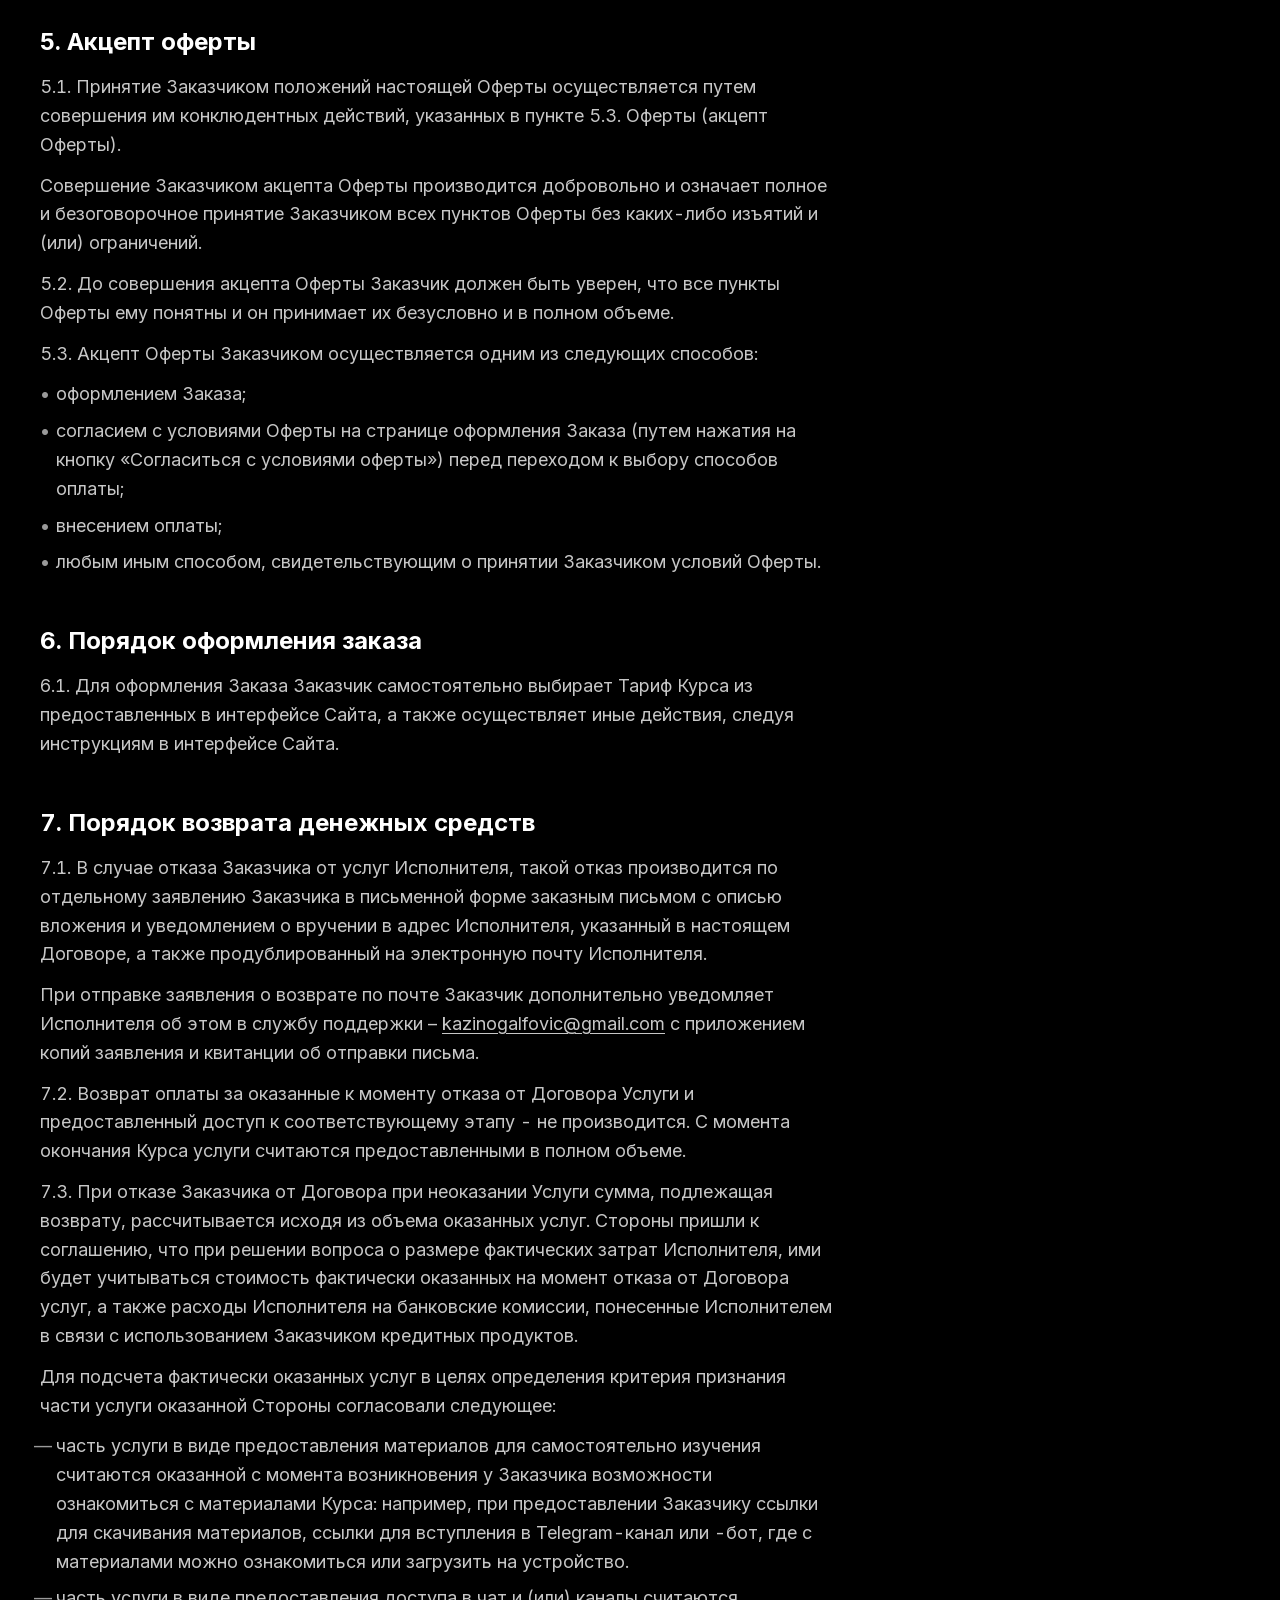
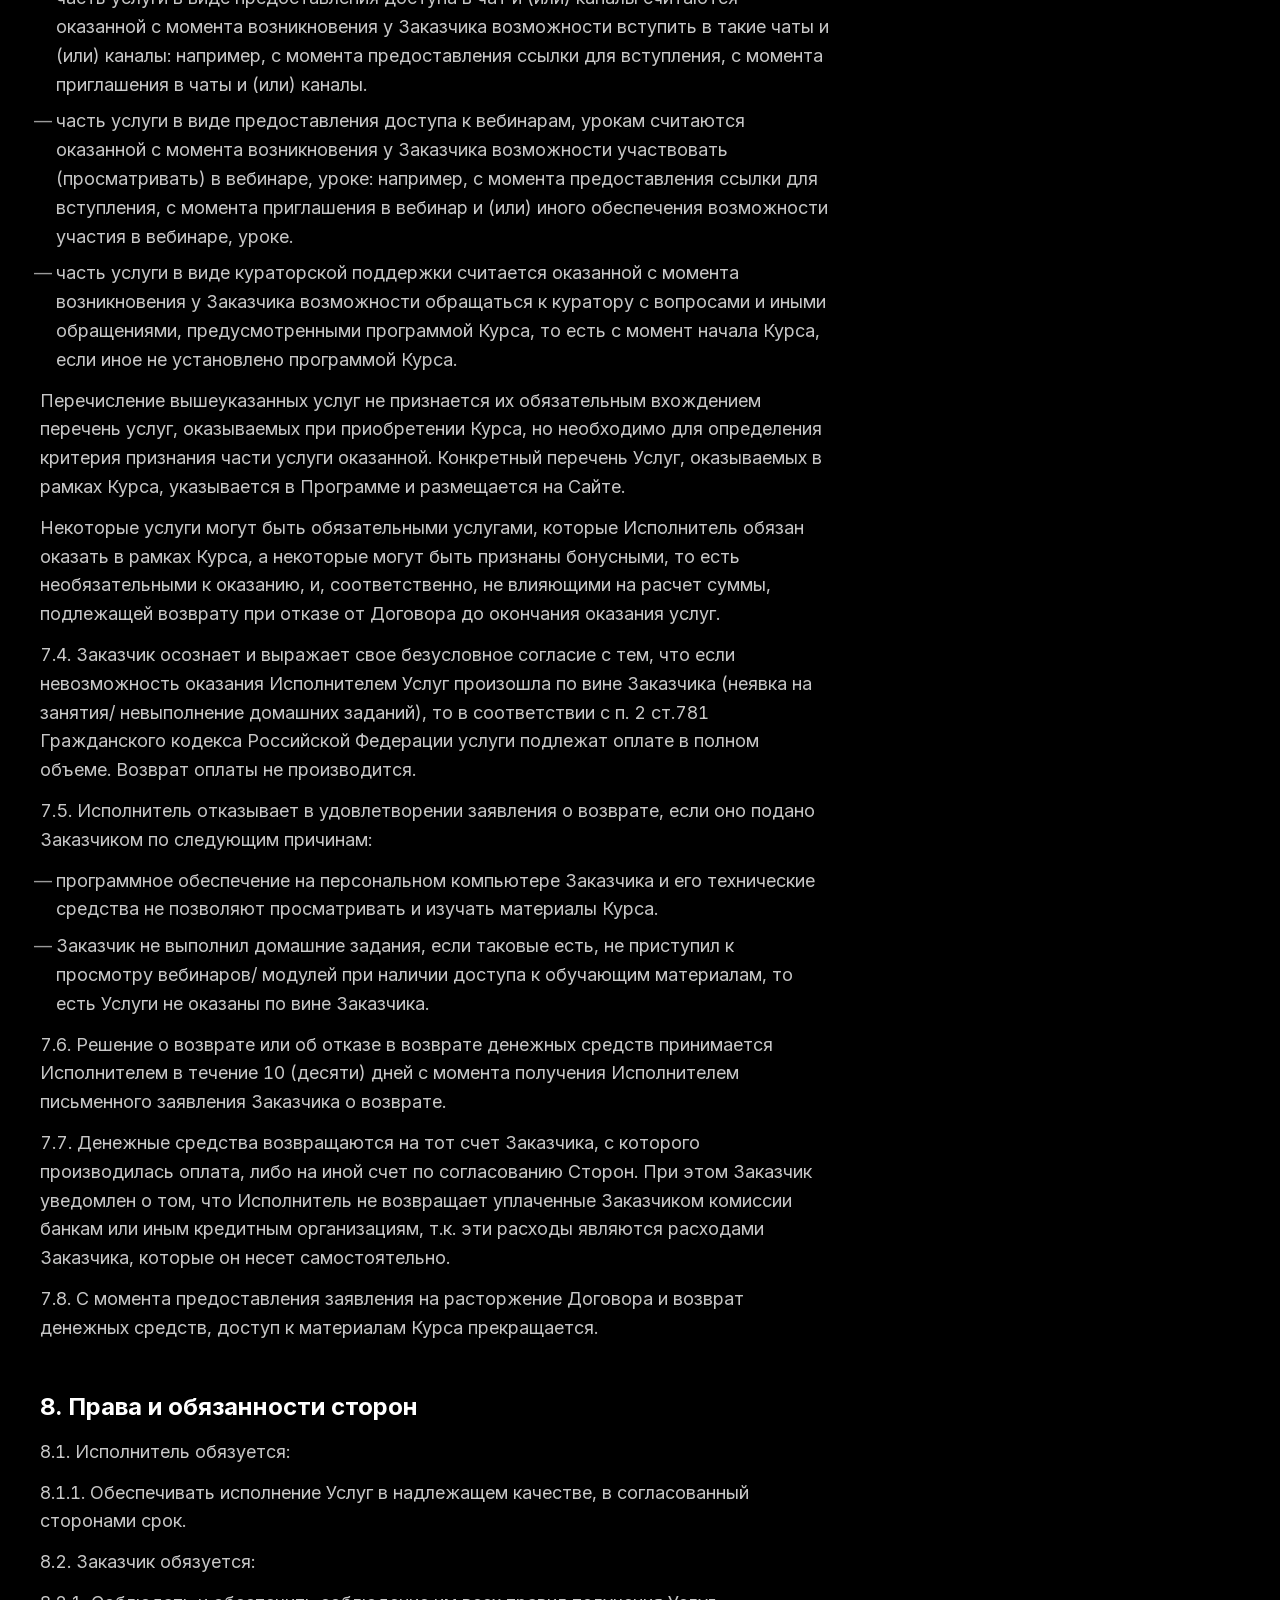
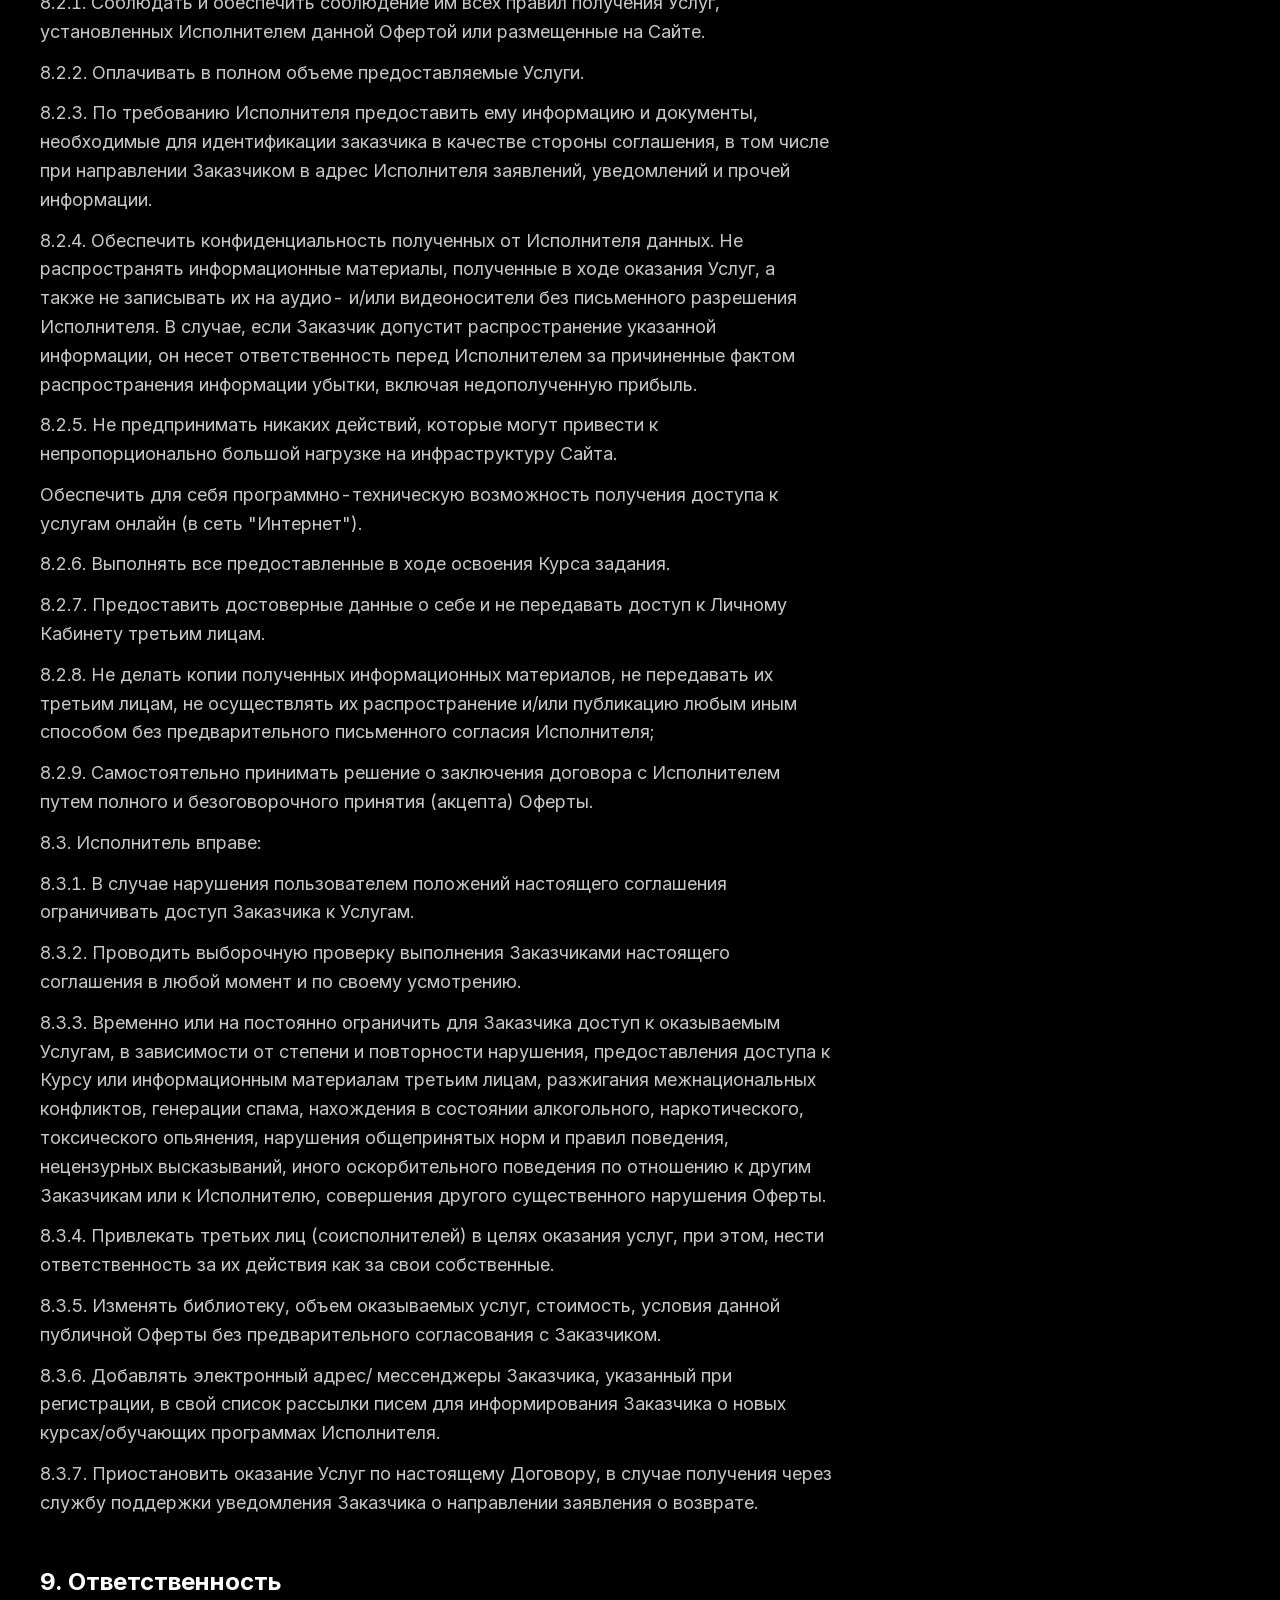
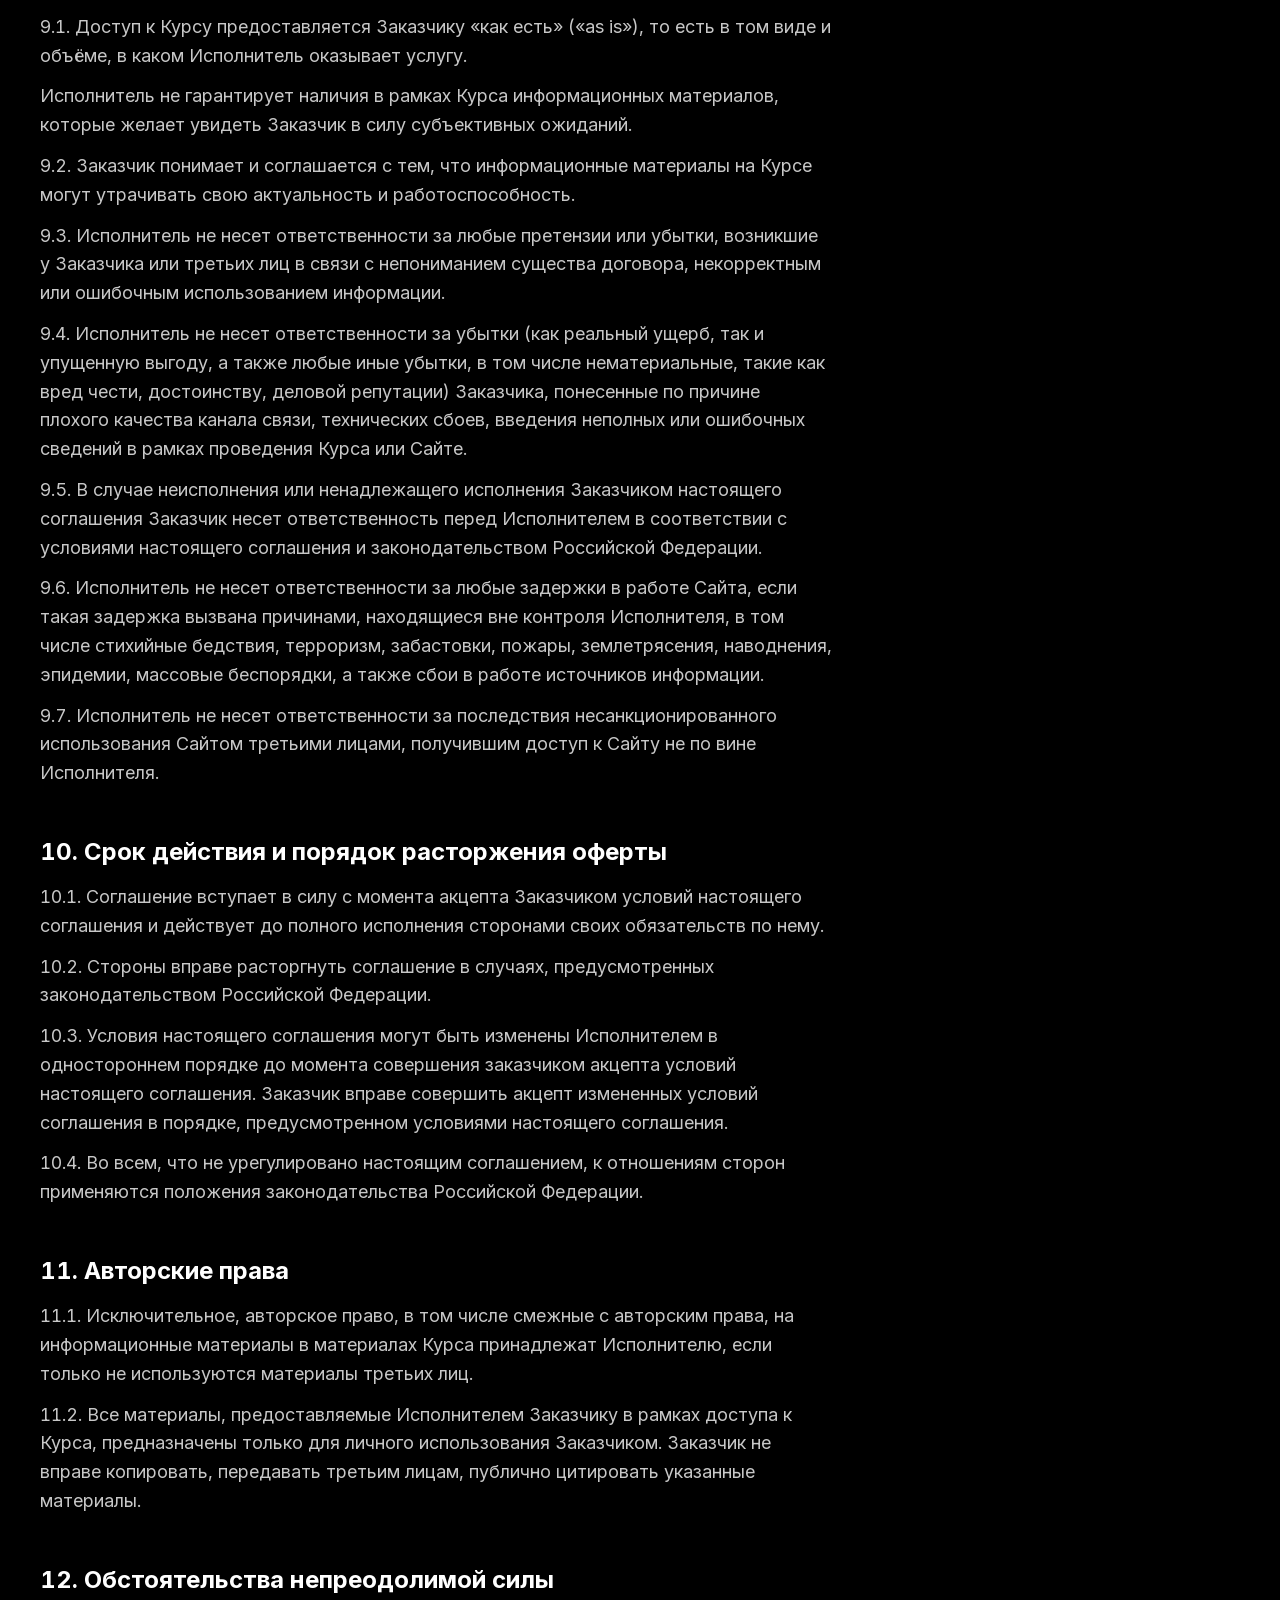
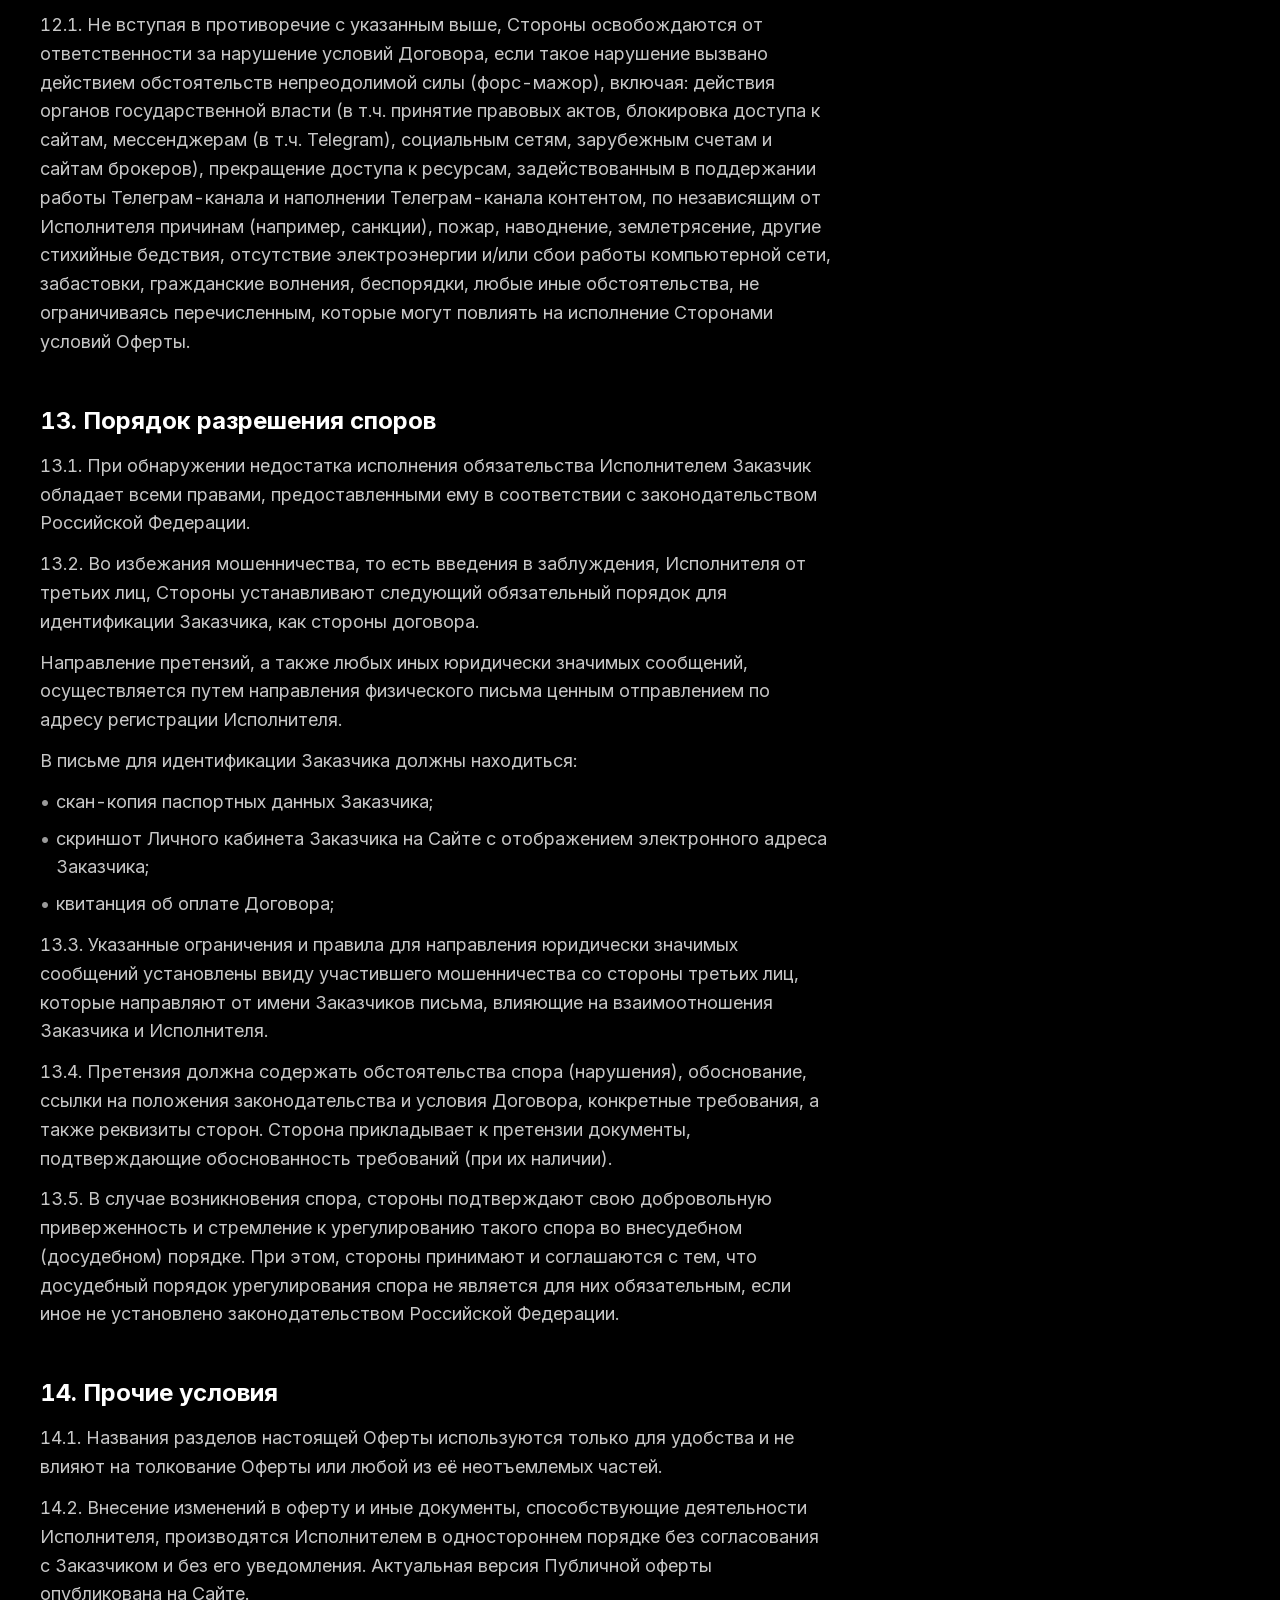
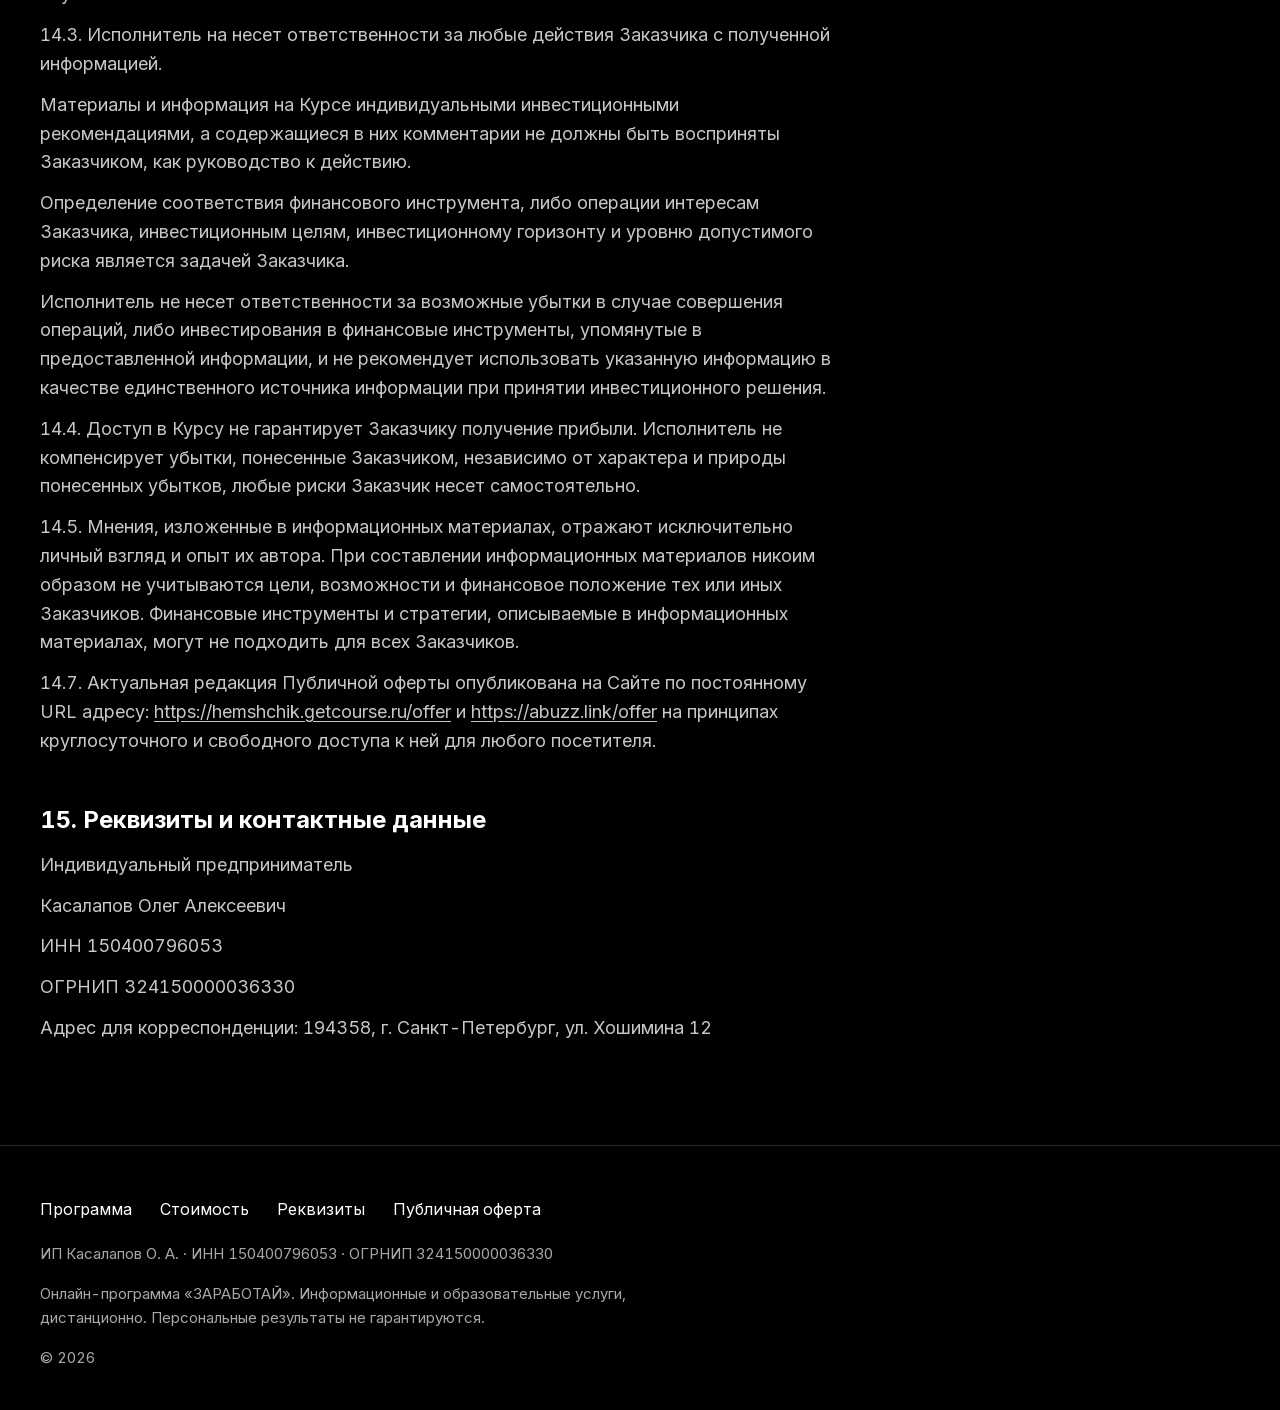
<file: offer.html>
<!doctype html>
<html lang="ru">
<head>
<meta charset="utf-8">
<meta name="viewport" content="width=device-width, initial-scale=1">
<title>Публичная оферта — ЗАРАБОТАЙ</title>
<meta name="description" content="Публичная оферта ИП Касалапова О. А.: условия доступа к онлайн-курсу, оплата, возврат, права и обязанности сторон.">
<meta name="theme-color" content="#000000">
<meta name="robots" content="noindex, nofollow">
<meta name="format-detection" content="telephone=no">
<link rel="icon" href="favicon.svg" type="image/svg+xml">
<link rel="preload" href="fonts/inter-cyrillic.woff2" as="font" type="font/woff2" crossorigin>
<link rel="stylesheet" href="css/fonts.css">
<link rel="stylesheet" href="css/style.css">
</head>
<body>
<a class="skip" href="#main">Перейти к содержанию</a>

<header class="top wrap">
  <a class="brand" href="index.html" aria-label="ЗАРАБОТАЙ — на главную">
    <svg class="brand__z" viewBox="0 0 9 9" aria-hidden="true" focusable="false" shape-rendering="crispEdges"><path fill="currentColor" d="M0 0h9v2H0zM6 2h3v1H6zM5 3h3v1H5zM4 4h3v1H4zM3 5h3v1H3zM1 6h3v1H1zM0 7h9v2H0z"/></svg>
    <span class="brand__name">ЗАРАБОТАЙ</span>
  </a>
  <nav class="nav" aria-label="Разделы">
    <ul role="list">
      <li><a href="index.html#program">Программа</a></li>
      <li><a href="index.html#how">Как это работает</a></li>
      <li><a href="index.html#price">Стоимость</a></li>
      <li><a href="index.html#requisites">Реквизиты</a></li>
    </ul>
  </nav>
</header>

<main id="main" tabindex="-1" class="wrap doc">
  <p class="doc__back"><a href="index.html"><span aria-hidden="true">←</span>На главную</a></p>
  <h1 class="doc__title">Публичная оферта</h1>
  <p class="doc__lede">Оферта информационного ресурса</p>

  <div class="doc__text doc__intro">
      <p>НАСТОЯЩИЙ ТЕКСТ СОСТАВЛЕН В СООТВЕТСТВИИ С ПУНКТОМ 2 СТАТЬИ 437 ГК РФ И ЯВЛЯЕТСЯ ПУБЛИЧНОЙ ОФЕРТОЙ, СОДЕРЖАЩЕЙ ВСЕ СУЩЕСТВЕННЫЕ УСЛОВИЯ ДОГОВОРА ОКАЗАНИЯ УСЛУГ. ВНИМАТЕЛЬНО ОЗНАКОМЬТЕСЬ С УСЛОВИЯМИ НАСТОЯЩЕЙ ОФЕРТЫ. ОФОРМЛЯЯ ЗАКАЗ, ВНОСЯ ОПЛАТУ И ЗАКЛЮЧАЯ ДОГОВОР, ВЫ ПОДТВЕРЖДАЕТЕ ТАКИМ ОБРАЗОМ, ЧТО ОЗНАКОМИЛИСЬ И СОГЛАСНЫ СО ВСЕМИ БЕЗ ИСКЛЮЧЕНИЯ УСЛОВИЯМИ НАСТОЯЩЕЙ ОФЕРТЫ.</p>
      <p>Настоящая публичная оферта (далее - Оферта) адресована любым лицам, желающим заключить договор оказания услуг с Индивидуальным предпринимателем Касалаповым Олегом Алексеевичем (далее – Исполнитель), и является официальным предложением Индивидуального предпринимателя Касалапова Олега Алексеевича заключить договор оказания услуг на условиях, изложенных в Оферте, в соответствии с п. 2 ст. 437 ГК РФ.</p>
      <p>Договор считается заключенным и приобретает силу с момента совершения физическим лицом действий, предусмотренных Офертой и означающих безоговорочное принятие физическим лицом всех пунктов Оферты без каких-либо изъятий или ограничений, на условиях присоединения.</p>
  </div>

  <nav class="doc__toc" aria-label="Содержание">
    <h2 class="doc__toc-title">Содержание</h2>
    <ol role="list">
      <li><a href="#s1">1. Термины и определения</a></li>
      <li><a href="#s2">2. Регистрация на сайте</a></li>
      <li><a href="#s3">3. Предмет договора и порядок оказания услуг</a></li>
      <li><a href="#s4">4. Стоимость услуг и порядок расчетов</a></li>
      <li><a href="#s5">5. Акцепт оферты</a></li>
      <li><a href="#s6">6. Порядок оформления заказа</a></li>
      <li><a href="#s7">7. Порядок возврата денежных средств</a></li>
      <li><a href="#s8">8. Права и обязанности сторон</a></li>
      <li><a href="#s9">9. Ответственность</a></li>
      <li><a href="#s10">10. Срок действия и порядок расторжения оферты</a></li>
      <li><a href="#s11">11. Авторские права</a></li>
      <li><a href="#s12">12. Обстоятельства непреодолимой силы</a></li>
      <li><a href="#s13">13. Порядок разрешения споров</a></li>
      <li><a href="#s14">14. Прочие условия</a></li>
      <li><a href="#s15">15. Реквизиты и контактные данные</a></li>
    </ol>
  </nav>

  <section aria-labelledby="s1">
    <h2 id="s1">1. Термины и определения</h2>
    <div class="doc__text">
      <p>1.1. Публичная оферта - настоящий документ, публичное предложение, адресованное всем лицам, желающим заключить договор на указанных в Оферте условиях, позволяющий получить доступ к Курсу на условиях, содержащихся в Оферте, расположенной в Интернете по адресу: <a href="https://hemshchik.getcourse.ru/offer">https://hemshchik.getcourse.ru/offer</a> и <a href="https://abuzz.link/offer">https://abuzz.link/offer</a>. В тексте настоящей оферты могут употребляться слова-синонимы: соглашение.</p>
      <p>1.2. Исполнитель — Индивидуальный предприниматель Касалапов Олег Алексеевич, ИНН 150400796053 ОГРНИП 324150000036330.</p>
      <p>1.3. Заказ – выбор Заказчиком желаемого к приобретению Тарифа Курса и его дальнейшая оплата любым из предоставленных на Сайте способом.</p>
      <p>1.4. Акцепт - полное и безоговорочное принятие Заказчиком всех пунктов Оферты. Акцептом является одно из следующий действий: оформление Заказа, внесение регулярного (рекуррентного) платежа, оплата Заказчиком полной стоимости Заказа путем оплаты любым из предоставленных на Сайте способом. С момента акцепта Заказчиком Оферты Договор считается заключенным.</p>
      <p>1.5. Заказчик – лицо, желающее заключить или заключившее договор оказания услуг по условиям настоящей Оферты с Исполнителем.</p>
      <p>1.6. Услуга (Курс) – объект соглашения сторон, представляющий собой доступ к онлайн-курсу Исполнителя в записи уроков и иных материалов, доступ к которому предоставляется Заказчику на основании настоящей Оферты. Актуальная информация о предлагаемых Исполнителем Курсах размещается на Сайте.</p>
      <p>1.7. Личный кабинет - персональный раздел Заказчика, находящийся на сайте <a href="https://hemshchik.getcourse.ru/">https://hemshchik.getcourse.ru/</a> и <a href="https://abuzz.link/">https://abuzz.link/</a>, доступный только Заказчику, позволяющий осуществлять взаимодействие между Заказчиком и Исполнителем в части управления Тарифом.</p>
      <p>1.8. Заказ — выбор Заказчиком вида Тарифа Курса для его дальнейшей оплаты.</p>
      <p>1.9. Сайт - интернет-ресурс, доступный по адресу <a href="https://hemshchik.getcourse.ru/">https://hemshchik.getcourse.ru/</a> и <a href="https://abuzz.link/">https://abuzz.link/</a> через полную и мобильную версии, при помощи которого на условиях настоящего соглашения осуществляется доступ к оформлению Заказа, управлению функционалом Личного кабинета и (или) к Курсу.</p>
      <p>1.10. Плата - денежная сумма, уплачиваемая в соответствии с условиями, указанными на Сайте и настоящей оферте, за оказание Услуги.</p>
      <p>1.11. Тариф - обозначение вариации Курса с указанием стоимости.</p>
      <p>В Оферте могут быть использованы термины, не определенные в данном разделе Оферты. В этом случае толкование такого термина производится в соответствии с текстом Оферты. В случае отсутствия однозначного толкования термина в тексте Оферты следует руководствоваться толкованием термина, определенным: в первую очередь — применимыми документами, во вторую очередь — в соответствии с информацией на Сайте, в третью очередь — законодательством РФ, затем — сложившимся (общеупотребимым) в сети Интернет.</p>
    </div>
  </section>

  <section aria-labelledby="s2">
    <h2 id="s2">2. Регистрация на сайте</h2>
    <div class="doc__text">
      <p>2.1. Регистрируясь на Сайте, Заказчик может использовать Личный кабинет, оформлять Заказы, изучать свою историю Заказов, направлять запросы в службу поддержки, решать технические вопросы и использовать другие опции Сайта.</p>
      <p>После регистрации Заказчика на Сайте создается уникальный личный кабинет, в котором указывается контактный электронный адрес Заказчика.</p>
      <p>2.2. Заказчик обязан сохранять конфиденциальность своих данных для входа на Сайт. Если Заказчик считает, что к таким данным кто-то получил несанкционированный доступ, он обязан немедленно сообщить об этом. Все действия, совершённые в сервисе лицом, авторизованным с помощью данных Заказчика для входа, будут считаться совершенными им. Ответственность и любые негативные последствия за такие действия будет нести Заказчик.</p>
      <p>2.3. Исполнитель не раскрывает третьим лицам сведения о Заказчиках, за исключением случаев, предусмотренных законом (например, по запросу некоторых государственных органов).</p>
    </div>
  </section>

  <section aria-labelledby="s3">
    <h2 id="s3">3. Предмет договора и порядок оказания услуг</h2>
    <div class="doc__text">
      <p>3.1. Предметом Договора, заключенного на условиях Оферты, является возмездное предоставление доступа к Курсу, а Заказчик обязуется оплатить услуги Исполнителя на условиях Договора. Выбор Курса осуществляется Заказчиком путем совершения ряда действий технического характера на Сайте.</p>
      <p>Также оказание услуг может предоставлять собой предоставление доступа к Телеграм-каналу и (или) чатам в мессенджере Telegram, содержащих в себе материалы различной направленности, которые могут представлять собой информационные материалы по актуальным направлениям заработка, обучению способам заработка. Исполнитель может предоставлять доступ в чаты в мессенджере Telegram на схожую тематику для поиска Заказчиком единомышленников и партнеров.</p>
      <p>Информационные материалы могут предоставлять в видео-, аудио- и текстовом формате.</p>
      <p>3.2. Обязательства Исполнителя по оказанию услуг считаются исполненными в момент предоставления Заказчику доступа к Курсу (например, вебинарам, урокам, материалам).</p>
      <p>3.3. Дата начала и окончания оказания Услуг является датой приобретения Курса. Доступ предоставляется единоразово ко всем материалам Курса в полном объеме.</p>
      <p>3.4. Заказчик подтверждает, что результатом услуг в рамках настоящей Оферты будут являться действия Исполнителя по предоставлению Заказчику доступа к онлайн-курсу способом, указанным Исполнителем.</p>
      <p>3.5. Услуга предоставляется Заказчику «как есть» («as is»), то есть в том виде и объёме, в каком Исполнитель её оказывает.</p>
      <p>Исполнитель не гарантирует наличия на Курсе информационных материалов и результатов, которые желает увидеть Заказчик в силу субъективных ожиданий.</p>
      <p>3.6. Заказчик понимает и соглашается с тем, что информационные материалы, используемые в Курсе, могут утрачивать свою актуальность и работоспособность.</p>
      <p>3.7. Получая доступ к Услуге, Заказчик гарантирует, что обладает всеми правами и полномочиями, необходимыми для заключения и исполнения настоящего соглашения. Исполнитель вправе в любое время потребовать от пользователя предоставление информации и документов, подтверждающих права и полномочия, как указано выше.</p>
      <p>3.8. Исполнитель гарантирует, что Услуга предоставляется Заказчику на законных основаниях, не нарушает прав и законных интересов третьих лиц.</p>
      <p>3.9. Обязательства Исполнителя по оказанию услуг считаются исполненными в момент предоставления Заказчику доступа к Курсу и проведения уроков (занятий/вебинаров) в том объеме, в котором указано на Сайте.</p>
      <p>3.10. Дата начала и окончания оказания Услуг указаны на Сайте в описании Курса.</p>
      <p>3.11. Заказчик подтверждает, что результатом услуг в рамках настоящей Оферты будут являться действия Исполнителя по предоставлению Заказчику доступа к онлайн-курсу способом, указанным Исполнителем, и оказание того объема услуг, которые указаны в описании Курса.</p>
    </div>
  </section>

  <section aria-labelledby="s4">
    <h2 id="s4">4. Стоимость услуг и порядок расчетов</h2>
    <div class="doc__text">
      <p>4.1. Стоимость обучения на Курсе указана на Сайте Исполнителя.</p>
      <p>Стоимость может быть изменена и зависит от:</p>
      <ul class="doc__list doc__list--dash" role="list">
        <li>выбранного тарифного плана;</li>
        <li>индивидуальной скидки Заказчика;</li>
        <li>срока проведения оплаты.</li>
      </ul>
      <p>4.2. Оплата Услуг по предоставлению доступа производится Заказчиком в порядке предварительной оплаты в размере 100% суммы Услуг, либо с применением рассрочки платежей, любым из способов, предложенных Исполнителем Заказчику при заполнении Заказа, если такой способ предоставлен.</p>
      <p>4.3. Оплата по настоящему Договору производится в безналичной форме путем банковского перевода с использованием систем интернет-эквайринга или иных платежных провайдеров и систем по приему платежей через Интернет. Оплата может быть произведена также путем банковского перевода на расчетный счет Исполнителя.</p>
      <p>4.4. Обязательства по оплате следует считать исполненными со дня получения Исполнителем суммы оплаты в полном размере.</p>
      <p>4.5. Исполнитель вправе предусмотреть для Заказчиков скидки, бонусы, акционные предложения и иные льготные условия оказания услуг. Данные условия могут быть предусмотрены: специальной акцией (скидки, распродажа), реферальной программой (кодом или ссылкой), получением промокода, иными индивидуальными случаями на усмотрение Исполнителя.</p>
      <p>4.6. Заказчик самостоятельно отслеживает изменение реквизитов Исполнителя, указанных в настоящей Оферте, и несет ответственность за правильность производимых им платежей.</p>
      <p>4.7. Оплата по настоящему Договору может быть выполнена Заказчиком за счет привлечения кредитных денежных средств/банковской рассрочки путем заключения соответствующих договоров с банками и иными кредитными организациями. В случае оформления Заказчиком целевого кредита на оплату услуг по настоящему Договору, обязательства по оплате доступа следует считать исполненными с даты перечисления кредитной организацией на счет Исполнителя необходимой денежной суммы.</p>
      <p>4.8. При оплате заказа банковской картой, обработка платежа (включая ввод номера карты) происходит на защищенной странице процессинговой системы, которая прошла международную сертификацию. Исполнитель не получает доступа к конфиденциальным данным Заказчика (реквизиты карты, регистрационные данные и др.), их обработка полностью защищена и никто, в том числе Исполнитель, не может получить персональные и банковские данные Заказчика. При работе с карточными данными применяется стандарт защиты информации, разработанный международными платёжными системами Visa и MasterCard – Payment Card Industry Data Security Standard (PCI DSS), что обеспечивает безопасную обработку реквизитов Банковской карты Держателя. Исполнитель не отвечает и не может отвечать за безопасность банковских данных, так как не имеет к ним доступа. Совершая транзакции в рамках достигнутого Договора стороны исходят из того, что применяемая платежными системами технология передачи данных гарантирует безопасность по сделкам с Банковскими картами путем использования протоколов Secure Sockets Layer (SSL), Verified by Visa, Secure Code, и закрытых банковских сетей, имеющих высшую степень защиты. При оплате заказа банковской картой возврат денежных средств производится на карту, с которой был произведен платеж.</p>
      <p>4.9. Если указанная опция предусмотрена на Сайте Исполнителя, Заказчик вправе изменить (повысить тариф) путем внесения доплаты по Договору.</p>
    </div>
  </section>

  <section aria-labelledby="s5">
    <h2 id="s5">5. Акцепт оферты</h2>
    <div class="doc__text">
      <p>5.1. Принятие Заказчиком положений настоящей Оферты осуществляется путем совершения им конклюдентных действий, указанных в пункте 5.3. Оферты (акцепт Оферты).</p>
      <p>Совершение Заказчиком акцепта Оферты производится добровольно и означает полное и безоговорочное принятие Заказчиком всех пунктов Оферты без каких-либо изъятий и (или) ограничений.</p>
      <p>5.2. До совершения акцепта Оферты Заказчик должен быть уверен, что все пункты Оферты ему понятны и он принимает их безусловно и в полном объеме.</p>
      <p>5.3. Акцепт Оферты Заказчиком осуществляется одним из следующих способов:</p>
      <ul class="doc__list" role="list">
        <li>оформлением Заказа;</li>
        <li>согласием с условиями Оферты на странице оформления Заказа (путем нажатия на кнопку «Согласиться с условиями оферты») перед переходом к выбору способов оплаты;</li>
        <li>внесением оплаты;</li>
        <li>любым иным способом, свидетельствующим о принятии Заказчиком условий Оферты.</li>
      </ul>
    </div>
  </section>

  <section aria-labelledby="s6">
    <h2 id="s6">6. Порядок оформления заказа</h2>
    <div class="doc__text">
      <p>6.1. Для оформления Заказа Заказчик самостоятельно выбирает Тариф Курса из предоставленных в интерфейсе Сайта, а также осуществляет иные действия, следуя инструкциям в интерфейсе Сайта.</p>
    </div>
  </section>

  <section aria-labelledby="s7">
    <h2 id="s7">7. Порядок возврата денежных средств</h2>
    <div class="doc__text">
      <p>7.1. В случае отказа Заказчика от услуг Исполнителя, такой отказ производится по отдельному заявлению Заказчика в письменной форме заказным письмом с описью вложения и уведомлением о вручении в адрес Исполнителя, указанный в настоящем Договоре, а также продублированный на электронную почту Исполнителя.</p>
      <p>При отправке заявления о возврате по почте Заказчик дополнительно уведомляет Исполнителя об этом в службу поддержки – <a href="mailto:kazinogalfovic@gmail.com">kazinogalfovic@gmail.com</a> с приложением копий заявления и квитанции об отправки письма.</p>
      <p>7.2. Возврат оплаты за оказанные к моменту отказа от Договора Услуги и предоставленный доступ к соответствующему этапу - не производится. С момента окончания Курса услуги считаются предоставленными в полном объеме.</p>
      <p>7.3. При отказе Заказчика от Договора при неоказании Услуги сумма, подлежащая возврату, рассчитывается исходя из объема оказанных услуг. Стороны пришли к соглашению, что при решении вопроса о размере фактических затрат Исполнителя, ими будет учитываться стоимость фактически оказанных на момент отказа от Договора услуг, а также расходы Исполнителя на банковские комиссии, понесенные Исполнителем в связи с использованием Заказчиком кредитных продуктов.</p>
      <p>Для подсчета фактически оказанных услуг в целях определения критерия признания части услуги оказанной Стороны согласовали следующее:</p>
      <ul class="doc__list doc__list--dash" role="list">
        <li>часть услуги в виде предоставления материалов для самостоятельно изучения считаются оказанной с момента возникновения у Заказчика возможности ознакомиться с материалами Курса: например, при предоставлении Заказчику ссылки для скачивания материалов, ссылки для вступления в Telegram-канал или -бот, где с материалами можно ознакомиться или загрузить на устройство.</li>
        <li>часть услуги в виде предоставления доступа в чат и (или) каналы считаются оказанной с момента возникновения у Заказчика возможности вступить в такие чаты и (или) каналы: например, с момента предоставления ссылки для вступления, с момента приглашения в чаты и (или) каналы.</li>
        <li>часть услуги в виде предоставления доступа к вебинарам, урокам считаются оказанной с момента возникновения у Заказчика возможности участвовать (просматривать) в вебинаре, уроке: например, с момента предоставления ссылки для вступления, с момента приглашения в вебинар и (или) иного обеспечения возможности участия в вебинаре, уроке.</li>
        <li>часть услуги в виде кураторской поддержки считается оказанной с момента возникновения у Заказчика возможности обращаться к куратору с вопросами и иными обращениями, предусмотренными программой Курса, то есть с момент начала Курса, если иное не установлено программой Курса.</li>
      </ul>
      <p>Перечисление вышеуказанных услуг не признается их обязательным вхождением перечень услуг, оказываемых при приобретении Курса, но необходимо для определения критерия признания части услуги оказанной. Конкретный перечень Услуг, оказываемых в рамках Курса, указывается в Программе и размещается на Сайте.</p>
      <p>Некоторые услуги могут быть обязательными услугами, которые Исполнитель обязан оказать в рамках Курса, а некоторые могут быть признаны бонусными, то есть необязательными к оказанию, и, соответственно, не влияющими на расчет суммы, подлежащей возврату при отказе от Договора до окончания оказания услуг.</p>
      <p>7.4. Заказчик осознает и выражает свое безусловное согласие с тем, что если невозможность оказания Исполнителем Услуг произошла по вине Заказчика (неявка на занятия/ невыполнение домашних заданий), то в соответствии с п. 2 ст.781 Гражданского кодекса Российской Федерации услуги подлежат оплате в полном объеме. Возврат оплаты не производится.</p>
      <p>7.5. Исполнитель отказывает в удовлетворении заявления о возврате, если оно подано Заказчиком по следующим причинам:</p>
      <ul class="doc__list doc__list--dash" role="list">
        <li>программное обеспечение на персональном компьютере Заказчика и его технические средства не позволяют просматривать и изучать материалы Курса.</li>
        <li>Заказчик не выполнил домашние задания, если таковые есть, не приступил к просмотру вебинаров/ модулей при наличии доступа к обучающим материалам, то есть Услуги не оказаны по вине Заказчика.</li>
      </ul>
      <p>7.6. Решение о возврате или об отказе в возврате денежных средств принимается Исполнителем в течение 10 (десяти) дней с момента получения Исполнителем письменного заявления Заказчика о возврате.</p>
      <p>7.7. Денежные средства возвращаются на тот счет Заказчика, с которого производилась оплата, либо на иной счет по согласованию Сторон. При этом Заказчик уведомлен о том, что Исполнитель не возвращает уплаченные Заказчиком комиссии банкам или иным кредитным организациям, т.к. эти расходы являются расходами Заказчика, которые он несет самостоятельно.</p>
      <p>7.8. С момента предоставления заявления на расторжение Договора и возврат денежных средств, доступ к материалам Курса прекращается.</p>
    </div>
  </section>

  <section aria-labelledby="s8">
    <h2 id="s8">8. Права и обязанности сторон</h2>
    <div class="doc__text">
      <p>8.1. Исполнитель обязуется:</p>
      <p>8.1.1. Обеспечивать исполнение Услуг в надлежащем качестве, в согласованный сторонами срок.</p>
      <p>8.2. Заказчик обязуется:</p>
      <p>8.2.1. Соблюдать и обеспечить соблюдение им всех правил получения Услуг, установленных Исполнителем данной Офертой или размещенные на Сайте.</p>
      <p>8.2.2. Оплачивать в полном объеме предоставляемые Услуги.</p>
      <p>8.2.3. По требованию Исполнителя предоставить ему информацию и документы, необходимые для идентификации заказчика в качестве стороны соглашения, в том числе при направлении Заказчиком в адрес Исполнителя заявлений, уведомлений и прочей информации.</p>
      <p>8.2.4. Обеспечить конфиденциальность полученных от Исполнителя данных. Не распространять информационные материалы, полученные в ходе оказания Услуг, а также не записывать их на аудио- и/или видеоносители без письменного разрешения Исполнителя. В случае, если Заказчик допустит распространение указанной информации, он несет ответственность перед Исполнителем за причиненные фактом распространения информации убытки, включая недополученную прибыль.</p>
      <p>8.2.5. Не предпринимать никаких действий, которые могут привести к непропорционально большой нагрузке на инфраструктуру Сайта.</p>
      <p>Обеспечить для себя программно-техническую возможность получения доступа к услугам онлайн (в сеть "Интернет").</p>
      <p>8.2.6. Выполнять все предоставленные в ходе освоения Курса задания.</p>
      <p>8.2.7. Предоставить достоверные данные о себе и не передавать доступ к Личному Кабинету третьим лицам.</p>
      <p>8.2.8. Не делать копии полученных информационных материалов, не передавать их третьим лицам, не осуществлять их распространение и/или публикацию любым иным способом без предварительного письменного согласия Исполнителя;</p>
      <p>8.2.9. Самостоятельно принимать решение о заключения договора с Исполнителем путем полного и безоговорочного принятия (акцепта) Оферты.</p>
      <p>8.3. Исполнитель вправе:</p>
      <p>8.3.1. В случае нарушения пользователем положений настоящего соглашения ограничивать доступ Заказчика к Услугам.</p>
      <p>8.3.2. Проводить выборочную проверку выполнения Заказчиками настоящего соглашения в любой момент и по своему усмотрению.</p>
      <p>8.3.3. Временно или на постоянно ограничить для Заказчика доступ к оказываемым Услугам, в зависимости от степени и повторности нарушения, предоставления доступа к Курсу или информационным материалам третьим лицам, разжигания межнациональных конфликтов, генерации спама, нахождения в состоянии алкогольного, наркотического, токсического опьянения, нарушения общепринятых норм и правил поведения, нецензурных высказываний, иного оскорбительного поведения по отношению к другим Заказчикам или к Исполнителю, совершения другого существенного нарушения Оферты.</p>
      <p>8.3.4. Привлекать третьих лиц (соисполнителей) в целях оказания услуг, при этом, нести ответственность за их действия как за свои собственные.</p>
      <p>8.3.5. Изменять библиотеку, объем оказываемых услуг, стоимость, условия данной публичной Оферты без предварительного согласования с Заказчиком.</p>
      <p>8.3.6. Добавлять электронный адрес/ мессенджеры Заказчика, указанный при регистрации, в свой список рассылки писем для информирования Заказчика о новых курсах/обучающих программах Исполнителя.</p>
      <p>8.3.7. Приостановить оказание Услуг по настоящему Договору, в случае получения через службу поддержки уведомления Заказчика о направлении заявления о возврате.</p>
    </div>
  </section>

  <section aria-labelledby="s9">
    <h2 id="s9">9. Ответственность</h2>
    <div class="doc__text">
      <p>9.1. Доступ к Курсу предоставляется Заказчику «как есть» («as is»), то есть в том виде и объёме, в каком Исполнитель оказывает услугу.</p>
      <p>Исполнитель не гарантирует наличия в рамках Курса информационных материалов, которые желает увидеть Заказчик в силу субъективных ожиданий.</p>
      <p>9.2. Заказчик понимает и соглашается с тем, что информационные материалы на Курсе могут утрачивать свою актуальность и работоспособность.</p>
      <p>9.3. Исполнитель не несет ответственности за любые претензии или убытки, возникшие у Заказчика или третьих лиц в связи с непониманием существа договора, некорректным или ошибочным использованием информации.</p>
      <p>9.4. Исполнитель не несет ответственности за убытки (как реальный ущерб, так и упущенную выгоду, а также любые иные убытки, в том числе нематериальные, такие как вред чести, достоинству, деловой репутации) Заказчика, понесенные по причине плохого качества канала связи, технических сбоев, введения неполных или ошибочных сведений в рамках проведения Курса или Сайте.</p>
      <p>9.5. В случае неисполнения или ненадлежащего исполнения Заказчиком настоящего соглашения Заказчик несет ответственность перед Исполнителем в соответствии с условиями настоящего соглашения и законодательством Российской Федерации.</p>
      <p>9.6. Исполнитель не несет ответственности за любые задержки в работе Сайта, если такая задержка вызвана причинами, находящиеся вне контроля Исполнителя, в том числе стихийные бедствия, терроризм, забастовки, пожары, землетрясения, наводнения, эпидемии, массовые беспорядки, а также сбои в работе источников информации.</p>
      <p>9.7. Исполнитель не несет ответственности за последствия несанкционированного использования Сайтом третьими лицами, получившим доступ к Сайту не по вине Исполнителя.</p>
    </div>
  </section>

  <section aria-labelledby="s10">
    <h2 id="s10">10. Срок действия и порядок расторжения оферты</h2>
    <div class="doc__text">
      <p>10.1. Соглашение вступает в силу с момента акцепта Заказчиком условий настоящего соглашения и действует до полного исполнения сторонами своих обязательств по нему.</p>
      <p>10.2. Стороны вправе расторгнуть соглашение в случаях, предусмотренных законодательством Российской Федерации.</p>
      <p>10.3. Условия настоящего соглашения могут быть изменены Исполнителем в одностороннем порядке до момента совершения заказчиком акцепта условий настоящего соглашения. Заказчик вправе совершить акцепт измененных условий соглашения в порядке, предусмотренном условиями настоящего соглашения.</p>
      <p>10.4. Во всем, что не урегулировано настоящим соглашением, к отношениям сторон применяются положения законодательства Российской Федерации.</p>
    </div>
  </section>

  <section aria-labelledby="s11">
    <h2 id="s11">11. Авторские права</h2>
    <div class="doc__text">
      <p>11.1. Исключительное, авторское право, в том числе смежные с авторским права, на информационные материалы в материалах Курса принадлежат Исполнителю, если только не используются материалы третьих лиц.</p>
      <p>11.2. Все материалы, предоставляемые Исполнителем Заказчику в рамках доступа к Курса, предназначены только для личного использования Заказчиком. Заказчик не вправе копировать, передавать третьим лицам, публично цитировать указанные материалы.</p>
    </div>
  </section>

  <section aria-labelledby="s12">
    <h2 id="s12">12. Обстоятельства непреодолимой силы</h2>
    <div class="doc__text">
      <p>12.1. Не вступая в противоречие с указанным выше, Стороны освобождаются от ответственности за нарушение условий Договора, если такое нарушение вызвано действием обстоятельств непреодолимой силы (форс-мажор), включая: действия органов государственной власти (в т.ч. принятие правовых актов, блокировка доступа к сайтам, мессенджерам (в т.ч. Telegram), социальным сетям, зарубежным счетам и сайтам брокеров), прекращение доступа к ресурсам, задействованным в поддержании работы Телеграм-канала и наполнении Телеграм-канала контентом, по независящим от Исполнителя причинам (например, санкции), пожар, наводнение, землетрясение, другие стихийные бедствия, отсутствие электроэнергии и/или сбои работы компьютерной сети, забастовки, гражданские волнения, беспорядки, любые иные обстоятельства, не ограничиваясь перечисленным, которые могут повлиять на исполнение Сторонами условий Оферты.</p>
    </div>
  </section>

  <section aria-labelledby="s13">
    <h2 id="s13">13. Порядок разрешения споров</h2>
    <div class="doc__text">
      <p>13.1. При обнаружении недостатка исполнения обязательства Исполнителем Заказчик обладает всеми правами, предоставленными ему в соответствии с законодательством Российской Федерации.</p>
      <p>13.2. Во избежания мошенничества, то есть введения в заблуждения, Исполнителя от третьих лиц, Стороны устанавливают следующий обязательный порядок для идентификации Заказчика, как стороны договора.</p>
      <p>Направление претензий, а также любых иных юридически значимых сообщений, осуществляется путем направления физического письма ценным отправлением по адресу регистрации Исполнителя.</p>
      <p>В письме для идентификации Заказчика должны находиться:</p>
      <ul class="doc__list" role="list">
        <li>скан-копия паспортных данных Заказчика;</li>
        <li>скриншот Личного кабинета Заказчика на Сайте с отображением электронного адреса Заказчика;</li>
        <li>квитанция об оплате Договора;</li>
      </ul>
      <p>13.3. Указанные ограничения и правила для направления юридически значимых сообщений установлены ввиду участившего мошенничества со стороны третьих лиц, которые направляют от имени Заказчиков письма, влияющие на взаимоотношения Заказчика и Исполнителя.</p>
      <p>13.4. Претензия должна содержать обстоятельства спора (нарушения), обоснование, ссылки на положения законодательства и условия Договора, конкретные требования, а также реквизиты сторон. Сторона прикладывает к претензии документы, подтверждающие обоснованность требований (при их наличии).</p>
      <p>13.5. В случае возникновения спора, стороны подтверждают свою добровольную приверженность и стремление к урегулированию такого спора во внесудебном (досудебном) порядке. При этом, стороны принимают и соглашаются с тем, что досудебный порядок урегулирования спора не является для них обязательным, если иное не установлено законодательством Российской Федерации.</p>
    </div>
  </section>

  <section aria-labelledby="s14">
    <h2 id="s14">14. Прочие условия</h2>
    <div class="doc__text">
      <p>14.1. Названия разделов настоящей Оферты используются только для удобства и не влияют на толкование Оферты или любой из её неотъемлемых частей.</p>
      <p>14.2. Внесение изменений в оферту и иные документы, способствующие деятельности Исполнителя, производятся Исполнителем в одностороннем порядке без согласования с Заказчиком и без его уведомления. Актуальная версия Публичной оферты опубликована на Сайте.</p>
      <p>14.3. Исполнитель на несет ответственности за любые действия Заказчика с полученной информацией.</p>
      <p>Материалы и информация на Курсе индивидуальными инвестиционными рекомендациями, а содержащиеся в них комментарии не должны быть восприняты Заказчиком, как руководство к действию.</p>
      <p>Определение соответствия финансового инструмента, либо операции интересам Заказчика, инвестиционным целям, инвестиционному горизонту и уровню допустимого риска является задачей Заказчика.</p>
      <p>Исполнитель не несет ответственности за возможные убытки в случае совершения операций, либо инвестирования в финансовые инструменты, упомянутые в предоставленной информации, и не рекомендует использовать указанную информацию в качестве единственного источника информации при принятии инвестиционного решения.</p>
      <p>14.4. Доступ в Курсу не гарантирует Заказчику получение прибыли. Исполнитель не компенсирует убытки, понесенные Заказчиком, независимо от характера и природы понесенных убытков, любые риски Заказчик несет самостоятельно.</p>
      <p>14.5. Мнения, изложенные в информационных материалах, отражают исключительно личный взгляд и опыт их автора. При составлении информационных материалов никоим образом не учитываются цели, возможности и финансовое положение тех или иных Заказчиков. Финансовые инструменты и стратегии, описываемые в информационных материалах, могут не подходить для всех Заказчиков.</p>
      <p>14.7. Актуальная редакция Публичной оферты опубликована на Сайте по постоянному URL адресу: <a href="https://hemshchik.getcourse.ru/offer">https://hemshchik.getcourse.ru/offer</a> и <a href="https://abuzz.link/offer">https://abuzz.link/offer</a> на принципах круглосуточного и свободного доступа к ней для любого посетителя.</p>
    </div>
  </section>

  <section aria-labelledby="s15">
    <h2 id="s15">15. Реквизиты и контактные данные</h2>
    <div class="doc__text">
      <p>Индивидуальный предприниматель</p>
      <p>Касалапов Олег Алексеевич</p>
      <p>ИНН 150400796053</p>
      <p>ОГРНИП 324150000036330</p>
      <p>Адрес для корреспонденции: 194358, г. Санкт-Петербург, ул. Хошимина 12</p>
    </div>
  </section>
</main>

<footer class="foot wrap">
  <nav class="foot__nav" aria-label="Нижнее меню">
    <ul role="list">
      <li><a href="index.html#program">Программа</a></li>
      <li><a href="index.html#price">Стоимость</a></li>
      <li><a href="index.html#requisites">Реквизиты</a></li>
      <li><a href="offer.html" aria-current="page">Публичная оферта</a></li>
    </ul>
  </nav>
  <p class="foot__small">ИП Касалапов О.&nbsp;А. <span aria-hidden="true">·</span> ИНН 150400796053 <span aria-hidden="true">·</span> ОГРНИП 324150000036330</p>
  <p class="foot__small">Онлайн-программа «ЗАРАБОТАЙ». Информационные и образовательные услуги, дистанционно. Персональные результаты не гарантируются.</p>
  <p class="foot__small">© 2026</p>
</footer>
</body>
</html>
</file>
<file: css/fonts.css>
/* cyrillic */
@font-face {
  font-family: 'Caveat';
  font-style: normal;
  font-weight: 700;
  font-display: swap;
  src: url(../fonts/caveat-700-cyrillic.woff2) format('woff2');
  unicode-range: U+0301, U+0400-045F, U+0490-0491, U+04B0-04B1, U+2116;
}
/* latin */
@font-face {
  font-family: 'Caveat';
  font-style: normal;
  font-weight: 700;
  font-display: swap;
  src: url(../fonts/caveat-700-latin.woff2) format('woff2');
  unicode-range: U+0000-00FF, U+0131, U+0152-0153, U+02BB-02BC, U+02C6, U+02DA, U+02DC, U+0304, U+0308, U+0329, U+2000-206F, U+20AC, U+2122, U+2191, U+2193, U+2212, U+2215, U+FEFF, U+FFFD;
}
/* cyrillic */
@font-face {
  font-family: 'Inter';
  font-style: normal;
  font-weight: 400 800;
  font-display: swap;
  src: url(../fonts/inter-cyrillic.woff2) format('woff2');
  unicode-range: U+0301, U+0400-045F, U+0490-0491, U+04B0-04B1, U+2116;
}
/* latin-ext */
@font-face {
  font-family: 'Inter';
  font-style: normal;
  font-weight: 400 800;
  font-display: swap;
  src: url(../fonts/inter-latin-ext.woff2) format('woff2');
  unicode-range: U+0100-02BA, U+02BD-02C5, U+02C7-02CC, U+02CE-02D7, U+02DD-02FF, U+0304, U+0308, U+0329, U+1D00-1DBF, U+1E00-1E9F, U+1EF2-1EFF, U+2020, U+20A0-20AB, U+20AD-20C4, U+2113, U+2C60-2C7F, U+A720-A7FF;
}
/* latin */
@font-face {
  font-family: 'Inter';
  font-style: normal;
  font-weight: 400 800;
  font-display: swap;
  src: url(../fonts/inter-latin.woff2) format('woff2');
  unicode-range: U+0000-00FF, U+0131, U+0152-0153, U+02BB-02BC, U+02C6, U+02DA, U+02DC, U+0304, U+0308, U+0329, U+2000-206F, U+20AC, U+2122, U+2191, U+2193, U+2212, U+2215, U+FEFF, U+FFFD;
}
/* latin */
@font-face {
  font-family: 'Orbitron';
  font-style: normal;
  font-weight: 700;
  font-display: swap;
  src: url(../fonts/orbitron-700-latin.woff2) format('woff2');
  unicode-range: U+0000-00FF, U+0131, U+0152-0153, U+02BB-02BC, U+02C6, U+02DA, U+02DC, U+0304, U+0308, U+0329, U+2000-206F, U+20AC, U+2122, U+2191, U+2193, U+2212, U+2215, U+FEFF, U+FFFD;
}
/* cyrillic */
@font-face {
  font-family: 'Press Start 2P';
  font-style: normal;
  font-weight: 400;
  font-display: swap;
  src: url(../fonts/pressstart2p-400-cyrillic.woff2) format('woff2');
  unicode-range: U+0301, U+0400-045F, U+0490-0491, U+04B0-04B1, U+2116;
}
/* latin */
@font-face {
  font-family: 'Press Start 2P';
  font-style: normal;
  font-weight: 400;
  font-display: swap;
  src: url(../fonts/pressstart2p-400-latin.woff2) format('woff2');
  unicode-range: U+0000-00FF, U+0131, U+0152-0153, U+02BB-02BC, U+02C6, U+02DA, U+02DC, U+0304, U+0308, U+0329, U+2000-206F, U+20AC, U+2122, U+2191, U+2193, U+2212, U+2215, U+FEFF, U+FFFD;
}
</file>
<file: css/style.css>
/* ═══════════════════════════════════════════════════════════════════════
   ЗАРАБОТАЙ — информативный лендинг: чистый чёрный фон, один акцент —
   красный, стикеры с белой обводкой, маркер, пиксельные цифры, LED.
   Космос и 3D-букву клиент попросил убрать (12.10.2026) — читаемость
   важнее: основной текст белый, вторичный #C7C7C7, серый — только подписи.
   ═══════════════════════════════════════════════════════════════════════ */
:root {
  --bg: #000;
  --fg: #fff;
  --text-2: #C7C7C7;        /* вторичный текст, 12,4:1 на #000 */
  --mute: #9A9A9A;          /* только мелкие подписи, 7,46:1 на #000 */
  --red: #E52230;           /* 4,60:1 на #000 — только крупные цифры и знаки */
  --red-hi: #F42E3F;
  --red-lo: #8A0A14;        /* только тени */
  --line: #2A2A2A;          /* декоративные рамки — не для кнопок и фокуса */
  --led: #FF1A1A;
  --led-bg: #0A0A0A;
  --bubble: #262626;
  --glow: 0 0 3px rgba(255,255,255,.35);
  --sticker: drop-shadow(3px 0 0 #fff) drop-shadow(-3px 0 0 #fff) drop-shadow(0 3px 0 #fff) drop-shadow(0 -3px 0 #fff);
  --gut: 16px;
  --max: 1280px;
  color-scheme: dark;
}
@media (min-width: 768px) { :root { --gut: 40px; } }

*, *::before, *::after { box-sizing: border-box; }
html { -webkit-text-size-adjust: 100%; text-size-adjust: 100%; }
@media (prefers-reduced-motion: no-preference) { html { scroll-behavior: smooth; } }
body {
  margin: 0; background: var(--bg); color: var(--fg);
  font: 400 18px/1.6 Inter, Manrope, "Golos Text", system-ui, sans-serif;
  font-variant-numeric: tabular-nums;
  overflow-wrap: break-word;
  overflow-x: clip;
}
h1, h2, h3, p, ul, ol, dl, dd { margin: 0; }
ul[role="list"], ol[role="list"] { list-style: none; padding: 0; }
img, svg { display: block; max-width: 100%; }
@media (max-width: 760px) { body { font-size: 17px; } }
a { color: inherit; text-underline-offset: 3px; }
:focus-visible { outline: 2px solid #fff; outline-offset: 3px; }
main:focus { outline: none; }
section[id] { scroll-margin-top: 16px; }

.sr-only {
  position: absolute !important; width: 1px; height: 1px; padding: 0; margin: -1px;
  overflow: hidden; clip: rect(0 0 0 0); clip-path: inset(50%); white-space: nowrap; border: 0;
}
.wrap { width: 100%; max-width: calc(var(--max) + var(--gut) * 2); margin-inline: auto; padding-inline: var(--gut); }

.skip {
  position: absolute; left: var(--gut); top: 8px; z-index: 50;
  padding: 12px 18px; border-radius: 12px; background: #fff; color: #000; font-weight: 700;
  transform: translateY(-160%);
}
.skip:focus { transform: none; }

/* ── шапка (не липкая — фокус ничем не перекрыт) ── */
.top {
  display: flex; align-items: center; justify-content: space-between; gap: 12px 28px;
  flex-wrap: wrap; padding-block: 18px;
}
.brand { display: inline-flex; align-items: center; gap: 10px; text-decoration: none; min-height: 44px; }
.brand__z { width: 26px; height: 26px; color: var(--red); filter: drop-shadow(2px 2px 0 var(--red-lo)); image-rendering: pixelated; }
.brand__name { font-weight: 800; font-size: 18px; letter-spacing: .02em; }
.nav ul { display: flex; flex-wrap: wrap; gap: 8px 28px; }
.nav a, .foot__nav a {
  display: inline-flex; align-items: center; min-height: 32px;
  text-decoration: none; font-size: 16px; text-underline-offset: 4px;
}
.nav a:hover, .foot__nav a:hover { text-decoration: underline; }
@media (max-width: 760px) {
  .top { padding-block: 12px; gap: 4px 12px; }
  .nav { width: 100%; }
  .nav ul { gap: 4px 18px; }
  .nav a { font-size: 15px; }
}

/* ── кнопки ── */
.btns { display: flex; flex-wrap: wrap; gap: 12px; }
.btn {
  display: inline-flex; align-items: center; justify-content: center; gap: .3em;
  min-height: 56px; padding: 0 28px; border-radius: 12px;
  font: 700 18px/1.1 Inter, sans-serif; text-decoration: none; text-align: center;
  transition: background-color .15s, color .15s, border-color .15s;
}
.btn--red { background: var(--red); color: #000; border: 2px solid transparent; }
.btn--red:hover { background: var(--red-hi); }
.btn--ghost { color: #fff; border: 1px solid #fff; }
.btn--ghost:hover { background: #fff; color: #000; }

/* ═══ Первый экран: название, описание, цена и условия ═══ */
.hero {
  display: grid; grid-template-columns: minmax(0, 7fr) minmax(0, 5fr); gap: 48px 64px; align-items: center;
  padding-block: clamp(40px, 7vw, 104px) clamp(8px, 2vw, 24px);
}
@media (max-width: 900px) { .hero { grid-template-columns: minmax(0, 1fr); } }
.hero__main { container-type: inline-size; display: grid; gap: 20px; justify-items: start; }
.eyebrow { font-size: 15px; font-weight: 600; letter-spacing: .02em; color: var(--text-2); }
.hero__title {
  font-weight: 800; font-size: clamp(2.5rem, 14cqi, 6.25rem); line-height: .9; letter-spacing: -.035em;
  text-transform: uppercase; overflow-wrap: anywhere;
}
.hero__lede { font-size: 20px; line-height: 1.55; color: var(--text-2); max-width: 60ch; }
.hero .btns { margin-top: 8px; }
@media (max-width: 760px) {
  .hero__lede { font-size: 18px; }
  .btns .btn { flex: 1 1 auto; }
}

.summary {
  position: relative; display: grid; gap: 12px; padding: 32px;
  background: #0B0B0B; border: 1px solid var(--line); border-radius: 16px; container-type: inline-size;
}
.summary__sticker { position: absolute; top: -24px; right: 22px; font-size: 48px; transform: rotate(10deg); }
.summary__cap { font-size: 17px; color: var(--text-2); }
.summary__sum { font-weight: 700; font-size: clamp(36px, 18cqi, 88px); line-height: 1; letter-spacing: -.02em; white-space: nowrap; text-shadow: var(--glow); }
.summary__facts { display: grid; gap: 14px; margin-top: 12px; padding-top: 20px; border-top: 1px solid var(--line); }
.summary__facts dt { font-size: 15px; color: var(--mute); }
.summary__facts dd { font-size: 18px; font-weight: 600; line-height: 1.4; }
@media (max-width: 480px) { .summary { padding: 28px 20px 24px; } }

/* ═══ общие секции ═══ */
.section { padding-block: clamp(72px, 10vw, 140px) 0; }
.h2 {
  font-weight: 800; font-size: clamp(40px, 6.4vw, 84px); line-height: .95; letter-spacing: -.03em;
  text-transform: uppercase; overflow-wrap: anywhere;
}
.h3 { font-weight: 700; font-size: 22px; line-height: 1.25; }
.lede { margin-top: 16px; font-size: 20px; line-height: 1.55; color: var(--text-2); max-width: 60ch; }
.sticker { display: inline-block; font-family: "Apple Color Emoji", "Segoe UI Emoji", "Noto Color Emoji", sans-serif; filter: var(--sticker) drop-shadow(0 4px 6px rgba(0,0,0,.6)); line-height: 1; }

/* Цифры */
.facts { display: grid; grid-template-columns: repeat(auto-fit, minmax(240px, 1fr)); gap: 28px 32px; margin-top: 40px; }
.fact { display: grid; grid-template-columns: auto 1fr; gap: 18px; align-items: start; }
.fact .sticker { font-size: 44px; transform: rotate(-8deg); margin-top: 10px; }
.fact:nth-child(2n) .sticker { transform: rotate(7deg); }
.fact__body { display: grid; gap: 6px; }
.fact__num { font-weight: 700; font-size: clamp(56px, 6vw, 72px); line-height: 1; letter-spacing: -.02em; text-shadow: var(--glow); }
.fact__cap { font-size: 18px; line-height: 1.45; color: var(--text-2); }

/* Программа: карточки 1:1 */
.cards { display: grid; grid-template-columns: repeat(3, minmax(0, 1fr)); gap: 20px; margin-top: 40px; }
@media (max-width: 1024px) { .cards { grid-template-columns: repeat(2, minmax(0, 1fr)); } }
@media (max-width: 600px) { .cards { grid-template-columns: minmax(0, 1fr); } }
.card {
  aspect-ratio: 1; min-width: 0; display: grid; grid-template-rows: auto 1fr auto; gap: 8px;
  padding: 24px; border: 1px solid var(--line); border-radius: 16px; background: transparent;
  transform: perspective(800px) rotateX(var(--rx, 0deg)) rotateY(var(--ry, 0deg));
  transition: transform .3s ease-out, border-color .2s;
}
.card:hover { border-color: #555; }
.card__top { display: flex; justify-content: space-between; align-items: baseline; gap: 12px; }
.card__top small { font-size: 16px; color: var(--mute); }
.card__top b { font-size: 28px; font-weight: 700; text-shadow: var(--glow); letter-spacing: -.01em; }
.card__art { align-self: center; justify-self: center; width: 136px; height: 136px; max-width: none; }
@media (min-width: 1100px) { .card__art { width: 153px; height: 153px; } }
.card__bottom { display: grid; gap: 6px; }
.card__bottom p { color: var(--text-2); font-size: 17px; line-height: 1.5; }

/* Вопросы — вырезки из мессенджера */
.chat-wall { display: grid; grid-template-columns: repeat(2, minmax(0, 1fr)); gap: 48px 56px; margin-top: 48px; padding-inline: 8px; }
@media (max-width: 860px) { .chat-wall { grid-template-columns: 1fr; gap: 40px; } }
.qa {
  position: relative; display: grid; gap: 12px; align-content: start;
  padding: 18px 18px 22px; border: 3px solid #fff; border-radius: 20px; background: #0B0B0B;
  transform: rotate(var(--rot, 0deg));
  box-shadow: 0 18px 40px rgba(0,0,0,.6);
}
.qa:nth-child(2n) { margin-top: 36px; }
.qa__head { display: flex; justify-content: space-between; font-size: 14px; color: var(--mute); }
.bubble { max-width: 88%; padding: 12px 16px; font-size: 18px; line-height: 1.4; }
.bubble--in { justify-self: start; background: var(--bubble); color: #fff; font-weight: 600; border-radius: 18px 18px 18px 6px; }
.bubble--out { justify-self: end; background: #fff; color: #000; font-weight: 500; font-size: 17px; border-radius: 18px 18px 6px 18px; }
.bubble__meta { display: block; margin-top: 4px; text-align: right; font-size: 13px; font-weight: 600; color: #555; }
.note {
  position: absolute; font: 700 36px/1 Caveat, cursive; color: #fff; pointer-events: none;
  text-shadow: 0 2px 8px rgba(0,0,0,.8); white-space: nowrap;
}
.note svg { width: 54px; height: 36px; fill: none; stroke: #fff; stroke-width: 3; stroke-linecap: round; stroke-linejoin: round; display: inline-block; vertical-align: middle; }
.note--a { right: -14px; top: -34px; transform: rotate(-12deg); }
.note--b { left: -10px; bottom: -30px; transform: rotate(-8deg); font-size: 44px; letter-spacing: -.1em; }
.note--c { right: 18px; bottom: -34px; transform: rotate(-16deg); font-size: 54px; }
@media (max-width: 480px) {
  .qa { transform: none; }
  .qa:nth-child(2n) { margin-top: 0; }
  .note--a { right: 4px; }
  .note--b { left: 6px; }
}

/* Как это работает */
.steps { display: grid; grid-template-columns: repeat(3, minmax(0, 1fr)); gap: 32px; margin-top: 48px; counter-reset: s; }
@media (max-width: 860px) { .steps { grid-template-columns: minmax(0, 1fr); } }
.step { display: grid; gap: 12px; align-content: start; padding-top: 24px; border-top: 1px solid var(--line); }
.step__n { font: 400 32px/1 "Press Start 2P", monospace; color: var(--red); text-shadow: 3px 3px 0 var(--red-lo); }
.step p { color: var(--text-2); font-size: 18px; }

/* Стоимость и условия */
.price { display: grid; grid-template-columns: minmax(0, 5fr) minmax(0, 6fr); gap: 32px 56px; margin-top: 48px; align-items: start; }
@media (max-width: 900px) { .price { grid-template-columns: minmax(0, 1fr); } }
.price__card { display: grid; gap: 12px; justify-items: start; padding: 32px; border: 1px solid var(--line); border-radius: 16px; container-type: inline-size; }
.price__cap { font-size: 18px; color: var(--text-2); }
.price__sum { font-weight: 700; font-size: clamp(40px, min(14vw, 6.6vw + 24px), 96px); font-size: clamp(36px, 16cqi, 96px); line-height: 1; letter-spacing: -.02em; text-shadow: var(--glow); white-space: nowrap; }
.price__card .btn { margin-top: 12px; }
.price__note { font-size: 15px; color: var(--text-2); }
.price__info { display: grid; gap: 20px; }
.price__info .h3 { margin-top: 12px; }
.terms { display: grid; grid-template-columns: repeat(2, minmax(0, 1fr)); gap: 16px 24px; }
@media (max-width: 480px) { .terms { grid-template-columns: 1fr; } }
.terms dt, .req dt { font-size: 15px; color: var(--mute); }
.terms dd { font-size: 18px; font-weight: 600; }
.ticks { display: grid; gap: 10px; }
.ticks li { position: relative; padding-left: 30px; font-size: 18px; line-height: 1.5; }
.ticks li::before { content: "✓" / ""; position: absolute; left: 0; top: 0; color: var(--red); font-weight: 800; font-size: 19px; }
.ticks--plain li { color: var(--text-2); }
.ticks--plain li::before { content: "—" / ""; color: var(--mute); }

/* Реквизиты */
.req { display: grid; grid-template-columns: repeat(auto-fit, minmax(min(100%, 260px), 1fr)); gap: 20px 32px; margin-top: 40px; padding: 28px 32px; border: 1px solid var(--line); border-radius: 16px; }
.req dd { font-size: 18px; font-weight: 600; overflow-wrap: anywhere; }
.req__wide { grid-column: span 2; }
@media (max-width: 700px) { .req__wide { grid-column: auto; } }
.req a { display: inline-block; padding-block: 3px; text-underline-offset: 4px; }

/* Финальный призыв + LED-табло */
.cta { display: grid; grid-template-columns: minmax(0, 1fr) auto; gap: 40px; align-items: center; padding-bottom: clamp(72px, 10vw, 140px); }
@media (max-width: 900px) { .cta { grid-template-columns: minmax(0, 1fr); } }
@media (max-width: 480px) { .price__card, .req { padding: 24px 20px; } }
.cta .btns { margin-top: 28px; }
.cta .lede a { overflow-wrap: anywhere; }
.led {
  display: grid; gap: 10px; justify-items: end; padding: 24px 28px; border-radius: 16px;
  background: var(--led-bg); border: 1px solid var(--line);
  font-family: Orbitron, "DSEG7 Classic", monospace; font-weight: 700; color: var(--led);
  text-shadow: 0 0 6px var(--led);
}
@media (max-width: 900px) { .led { justify-items: start; } }
.led__label { font-size: 22px; letter-spacing: .3em; }
.led__num { position: relative; font-size: clamp(48px, 7vw, 88px); line-height: 1; letter-spacing: .04em; font-variant-numeric: tabular-nums; }

/* Страница документа (оферта) */
.doc { padding-block: clamp(32px, 5vw, 64px) clamp(64px, 8vw, 112px); }
.doc > * { max-width: 72ch; }
.doc__back a { display: inline-flex; align-items: center; gap: 6px; min-height: 32px; color: var(--text-2); }
.doc__back a:hover { color: #fff; }
.doc__title { margin-top: 20px; font-weight: 800; font-size: clamp(36px, 6vw, 64px); line-height: 1; letter-spacing: -.03em; text-transform: uppercase; overflow-wrap: anywhere; }
.doc__lede { margin-top: 16px; font-size: 20px; line-height: 1.5; color: var(--text-2); }
.doc__date { margin-top: 8px; font-size: 15px; color: var(--mute); }
.doc__toc { margin-top: 40px; padding: 24px 28px; border: 1px solid var(--line); border-radius: 16px; }
.doc__toc-title { font-size: 15px; font-weight: 600; color: var(--mute); letter-spacing: .02em; }
.doc__toc ol { display: grid; gap: 4px; margin-top: 12px; }
.doc__toc a { display: inline-block; padding-block: 3px; font-size: 17px; }
.doc section { margin-top: 48px; scroll-margin-top: 16px; }
.doc h2 { font-size: 24px; font-weight: 700; line-height: 1.3; }
.doc__text { display: grid; gap: 12px; margin-top: 16px; color: var(--text-2); }
.doc__intro { margin-top: 28px; }
.doc__list { display: grid; gap: 8px; padding-left: 20px; }
.doc__list li { position: relative; padding-left: 16px; }
.doc__list li::before { content: "•" / ""; position: absolute; left: 0; color: var(--mute); }
.doc__list--dash li::before { content: "—" / ""; left: -6px; }
.doc__text a { overflow-wrap: anywhere; }
.req--doc { margin-top: 20px; }
@media (max-width: 480px) { .doc__toc { padding: 20px; } }

/* Подвал */
.foot { display: grid; grid-template-columns: minmax(0, 1fr); gap: 16px; padding-block: 48px 40px; border-top: 1px solid var(--line); }
.foot__nav ul { display: flex; flex-wrap: wrap; gap: 8px 28px; }
.foot__nav a { color: #fff; }
.foot__small { font-size: 15px; color: #A8A8A8; max-width: 70ch; }

/* ── «Уменьшить движение» ── */
@media (prefers-reduced-motion: reduce) {
  *, *::before, *::after { transition-duration: .01ms !important; }
}

@media (forced-colors: active) {
  .btn--red, .btn--ghost { border: 2px solid ButtonText; }
}
</file>
